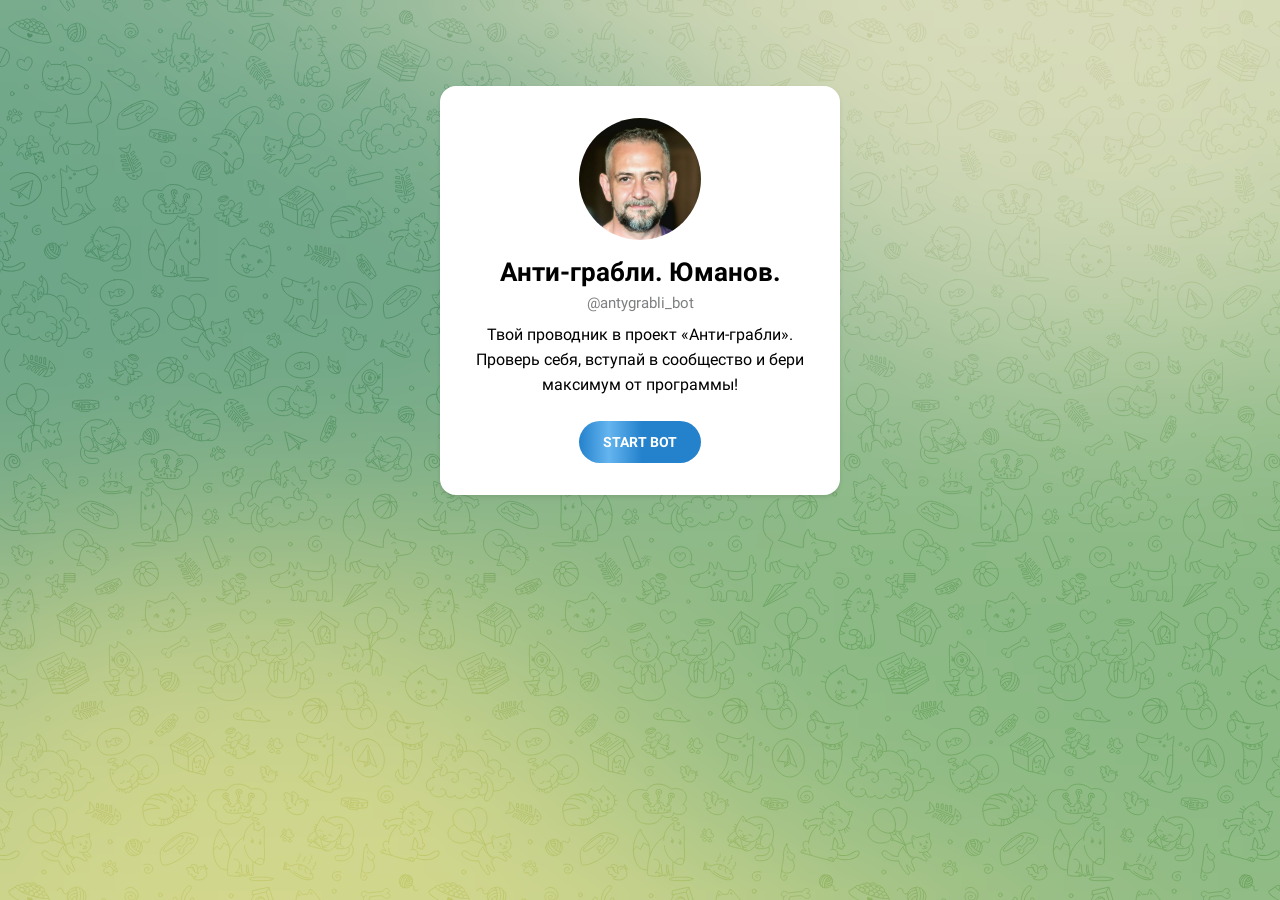
<file: index.html>
<!DOCTYPE html>
<html>
  <head>
    <meta charset="utf-8">
    <title>Анти-грабли. Юманов.</title>
    <meta name="viewport" content="width=device-width, initial-scale=1.0">
<!-- Meta Pixel Code -->
<script>
!function(f,b,e,v,n,t,s)
{if(f.fbq)return;n=f.fbq=function(){n.callMethod?
n.callMethod.apply(n,arguments):n.queue.push(arguments)};
if(!f._fbq)f._fbq=n;n.push=n;n.loaded=!0;n.version='2.0';
n.queue=[];t=b.createElement(e);t.async=!0;
t.src=v;s=b.getElementsByTagName(e)[0];
s.parentNode.insertBefore(t,s)}(window, document,'script',
'https://connect.facebook.net/en_US/fbevents.js');
fbq('init', '1109255735055523');
fbq('track', 'PageView');
</script>
<noscript><img height="1" width="1" style="display:none"
src="https://www.facebook.com/tr?id=1109255735055523&ev=PageView&noscript=1"
/></noscript>
<!-- End Meta Pixel Code -->

    <script>location.hash=''</script>
    <meta property="og:title" content="Анти-грабли. Юманов.">
<meta property="og:image" content="avatar.jpg">
<meta property="og:description" content="Твой проводник в проект «Анти-грабли». Проверь себя, вступай в сообщество и бери максимум от программы&#33;">

<meta property="twitter:title" content="Анти-грабли. Юманов.">
<meta property="twitter:image" content="avatar.jpg">

<meta name="twitter:card" content="summary">
<meta name="twitter:description" content="Твой проводник в проект «Анти-грабли». Проверь себя, вступай в сообщество и бери максимум от программы&#33;
">
    <script>window.matchMedia&&window.matchMedia('(prefers-color-scheme: dark)').matches&&document.documentElement&&document.documentElement.classList&&document.documentElement.classList.add('theme_dark');</script>
    <link rel="icon" type="image/svg+xml" href="img/website_icon.svg">
<link rel="apple-touch-icon" sizes="180x180" href="img/apple-touch-icon.png">
<link rel="icon" type="image/png" sizes="32x32" href="img/favicon-32x32.png">
<link rel="icon" type="image/png" sizes="16x16" href="img/favicon-16x16.png">
<link rel="alternate icon" href="img/favicon.ico" type="image/x-icon" />
    <link href="css/font-roboto.css" rel="stylesheet" type="text/css">
    <!--link href="/css/myriad.css" rel="stylesheet"-->
    <link href="css/bootstrap.min.css" rel="stylesheet">
    <link href="css/styles.css" rel="stylesheet" media="screen">
  </head>
  <body class="no_transition">
      <div class="tgme_background_wrap">
    <canvas id="tgme_background" class="tgme_background default" width="50" height="50" data-colors="dbddbb,6ba587,d5d88d,88b884"></canvas>
    <div class="tgme_background_pattern default"></div>
  </div>
    <div class="tgme_page_wrap">
      <div class="tgme_body_wrap">
        <div class="tgme_page">
          <div class="tgme_page_photo">
  <a href="https://t.me/antygrabli_bot"><img class="tgme_page_photo_image" src="avatar.jpg"></a>
</div>
<div class="tgme_page_title"><span dir="auto">Анти-грабли. Юманов.</span></div>
<div class="tgme_page_extra">
  @antygrabli_bot
</div>

<div class="tgme_page_description ">Твой проводник в проект «Анти-грабли». Проверь себя, вступай в сообщество и бери максимум от программы&#33;</div>
<div class="tgme_page_action">
  <a class="tgme_action_button_new shine" href="https://t.me/antygrabli_bot" rel="noopener">Start Bot</a>
</div>
<!-- BUTTONS -->
        </div>
        
      </div>
    </div>

    <div id="tgme_frame_cont"></div>

    <script src="js/tgwallpaper.min.js"></script>

    <script type="text/javascript">

// Автопереход отключён: страница остаётся открытой,
// пока пользователь сам не нажмёт кнопку «Start Bot».

var tme_bg = document.getElementById('tgme_background');
if (tme_bg) {
  TWallpaper.init(tme_bg);
  TWallpaper.animate(true);
  window.onfocus = function(){ TWallpaper.update(); };
}
document.body.classList.remove('no_transition');

function toggleTheme(dark) {
  document.documentElement.classList.toggle('theme_dark', dark);
}
if (window.matchMedia) {
  var darkMedia = window.matchMedia('(prefers-color-scheme: dark)');
  toggleTheme(darkMedia.matches);
  darkMedia.addListener(function(e) {
    toggleTheme(e.matches);
  });
}

    
    </script>
  </body>
</html>
<!-- 7.54ms -->
</file>
<file: css/font-roboto.css>
/* cyrillic-ext */
@font-face {
  font-family: 'Roboto';
  font-style: normal;
  font-weight: 400;
  font-display: swap;
  src: url('../fonts/Roboto/KFOmCnqEu92Fr1Mu72xKKTU1Kvnz.woff2') format('woff2');
  unicode-range: U+0460-052F, U+1C80-1C88, U+20B4, U+2DE0-2DFF, U+A640-A69F, U+FE2E-FE2F;
}
/* cyrillic */
@font-face {
  font-family: 'Roboto';
  font-style: normal;
  font-weight: 400;
  font-display: swap;
  src: url('../fonts/Roboto/KFOmCnqEu92Fr1Mu5mxKKTU1Kvnz.woff2') format('woff2');
  unicode-range: U+0301, U+0400-045F, U+0490-0491, U+04B0-04B1, U+2116;
}
/* greek-ext */
@font-face {
  font-family: 'Roboto';
  font-style: normal;
  font-weight: 400;
  font-display: swap;
  src: url('../fonts/Roboto/KFOmCnqEu92Fr1Mu7mxKKTU1Kvnz.woff2') format('woff2');
  unicode-range: U+1F00-1FFF;
}
/* greek */
@font-face {
  font-family: 'Roboto';
  font-style: normal;
  font-weight: 400;
  font-display: swap;
  src: url('../fonts/Roboto/KFOmCnqEu92Fr1Mu4WxKKTU1Kvnz.woff2') format('woff2');
  unicode-range: U+0370-03FF;
}
/* vietnamese */
@font-face {
  font-family: 'Roboto';
  font-style: normal;
  font-weight: 400;
  font-display: swap;
  src: url('../fonts/Roboto/KFOmCnqEu92Fr1Mu7WxKKTU1Kvnz.woff2') format('woff2');
  unicode-range: U+0102-0103, U+0110-0111, U+0128-0129, U+0168-0169, U+01A0-01A1, U+01AF-01B0, U+1EA0-1EF9, U+20AB;
}
/* latin-ext */
@font-face {
  font-family: 'Roboto';
  font-style: normal;
  font-weight: 400;
  font-display: swap;
  src: url('../fonts/Roboto/KFOmCnqEu92Fr1Mu7GxKKTU1Kvnz.woff2') format('woff2');
  unicode-range: U+0100-024F, U+0259, U+1E00-1EFF, U+2020, U+20A0-20AB, U+20AD-20CF, U+2113, U+2C60-2C7F, U+A720-A7FF;
}
/* latin */
@font-face {
  font-family: 'Roboto';
  font-style: normal;
  font-weight: 400;
  font-display: swap;
  src: url('../fonts/Roboto/KFOmCnqEu92Fr1Mu4mxKKTU1Kg.woff2') format('woff2');
  unicode-range: U+0000-00FF, U+0131, U+0152-0153, U+02BB-02BC, U+02C6, U+02DA, U+02DC, U+2000-206F, U+2074, U+20AC, U+2122, U+2191, U+2193, U+2212, U+2215, U+FEFF, U+FFFD;
}
/* cyrillic-ext */
@font-face {
  font-family: 'Roboto';
  font-style: normal;
  font-weight: 500;
  font-display: swap;
  src: url('../fonts/Roboto/KFOlCnqEu92Fr1MmEU9fCRc4AMP6lbBP.woff2') format('woff2');
  unicode-range: U+0460-052F, U+1C80-1C88, U+20B4, U+2DE0-2DFF, U+A640-A69F, U+FE2E-FE2F;
}
/* cyrillic */
@font-face {
  font-family: 'Roboto';
  font-style: normal;
  font-weight: 500;
  font-display: swap;
  src: url('../fonts/Roboto/KFOlCnqEu92Fr1MmEU9fABc4AMP6lbBP.woff2') format('woff2');
  unicode-range: U+0301, U+0400-045F, U+0490-0491, U+04B0-04B1, U+2116;
}
/* greek-ext */
@font-face {
  font-family: 'Roboto';
  font-style: normal;
  font-weight: 500;
  font-display: swap;
  src: url('../fonts/Roboto/KFOlCnqEu92Fr1MmEU9fCBc4AMP6lbBP.woff2') format('woff2');
  unicode-range: U+1F00-1FFF;
}
/* greek */
@font-face {
  font-family: 'Roboto';
  font-style: normal;
  font-weight: 500;
  font-display: swap;
  src: url('../fonts/Roboto/KFOlCnqEu92Fr1MmEU9fBxc4AMP6lbBP.woff2') format('woff2');
  unicode-range: U+0370-03FF;
}
/* vietnamese */
@font-face {
  font-family: 'Roboto';
  font-style: normal;
  font-weight: 500;
  font-display: swap;
  src: url('../fonts/Roboto/KFOlCnqEu92Fr1MmEU9fCxc4AMP6lbBP.woff2') format('woff2');
  unicode-range: U+0102-0103, U+0110-0111, U+0128-0129, U+0168-0169, U+01A0-01A1, U+01AF-01B0, U+1EA0-1EF9, U+20AB;
}
/* latin-ext */
@font-face {
  font-family: 'Roboto';
  font-style: normal;
  font-weight: 500;
  font-display: swap;
  src: url('../fonts/Roboto/KFOlCnqEu92Fr1MmEU9fChc4AMP6lbBP.woff2') format('woff2');
  unicode-range: U+0100-024F, U+0259, U+1E00-1EFF, U+2020, U+20A0-20AB, U+20AD-20CF, U+2113, U+2C60-2C7F, U+A720-A7FF;
}
/* latin */
@font-face {
  font-family: 'Roboto';
  font-style: normal;
  font-weight: 500;
  font-display: swap;
  src: url('../fonts/Roboto/KFOlCnqEu92Fr1MmEU9fBBc4AMP6lQ.woff2') format('woff2');
  unicode-range: U+0000-00FF, U+0131, U+0152-0153, U+02BB-02BC, U+02C6, U+02DA, U+02DC, U+2000-206F, U+2074, U+20AC, U+2122, U+2191, U+2193, U+2212, U+2215, U+FEFF, U+FFFD;
}
/* cyrillic-ext */
@font-face {
  font-family: 'Roboto';
  font-style: normal;
  font-weight: 700;
  font-display: swap;
  src: url('../fonts/Roboto/KFOlCnqEu92Fr1MmWUlfCRc4AMP6lbBP.woff2') format('woff2');
  unicode-range: U+0460-052F, U+1C80-1C88, U+20B4, U+2DE0-2DFF, U+A640-A69F, U+FE2E-FE2F;
}
/* cyrillic */
@font-face {
  font-family: 'Roboto';
  font-style: normal;
  font-weight: 700;
  font-display: swap;
  src: url('../fonts/Roboto/KFOlCnqEu92Fr1MmWUlfABc4AMP6lbBP.woff2') format('woff2');
  unicode-range: U+0301, U+0400-045F, U+0490-0491, U+04B0-04B1, U+2116;
}
/* greek-ext */
@font-face {
  font-family: 'Roboto';
  font-style: normal;
  font-weight: 700;
  font-display: swap;
  src: url('../fonts/Roboto/KFOlCnqEu92Fr1MmWUlfCBc4AMP6lbBP.woff2') format('woff2');
  unicode-range: U+1F00-1FFF;
}
/* greek */
@font-face {
  font-family: 'Roboto';
  font-style: normal;
  font-weight: 700;
  font-display: swap;
  src: url('../fonts/Roboto/KFOlCnqEu92Fr1MmWUlfBxc4AMP6lbBP.woff2') format('woff2');
  unicode-range: U+0370-03FF;
}
/* vietnamese */
@font-face {
  font-family: 'Roboto';
  font-style: normal;
  font-weight: 700;
  font-display: swap;
  src: url('../fonts/Roboto/KFOlCnqEu92Fr1MmWUlfCxc4AMP6lbBP.woff2') format('woff2');
  unicode-range: U+0102-0103, U+0110-0111, U+0128-0129, U+0168-0169, U+01A0-01A1, U+01AF-01B0, U+1EA0-1EF9, U+20AB;
}
/* latin-ext */
@font-face {
  font-family: 'Roboto';
  font-style: normal;
  font-weight: 700;
  font-display: swap;
  src: url('../fonts/Roboto/KFOlCnqEu92Fr1MmWUlfChc4AMP6lbBP.woff2') format('woff2');
  unicode-range: U+0100-024F, U+0259, U+1E00-1EFF, U+2020, U+20A0-20AB, U+20AD-20CF, U+2113, U+2C60-2C7F, U+A720-A7FF;
}
/* latin */
@font-face {
  font-family: 'Roboto';
  font-style: normal;
  font-weight: 700;
  font-display: swap;
  src: url('../fonts/Roboto/KFOlCnqEu92Fr1MmWUlfBBc4AMP6lQ.woff2') format('woff2');
  unicode-range: U+0000-00FF, U+0131, U+0152-0153, U+02BB-02BC, U+02C6, U+02DA, U+02DC, U+2000-206F, U+2074, U+20AC, U+2122, U+2191, U+2193, U+2212, U+2215, U+FEFF, U+FFFD;
}
</file>
<file: css/styles.css>
body {
  font: 12px/18px "Lucida Grande", "Lucida Sans Unicode", Arial, Helvetica, Verdana, sans-serif;
  /*-webkit-font-smoothing: antialiased;*/
}
html.native_fonts body {
  font-family: -apple-system, BlinkMacSystemFont, "Segoe UI", Roboto, Helvetica, Arial, sans-serif, "Apple Color Emoji", "Segoe UI Emoji", "Segoe UI Symbol";
}
html.lang_rtl {
  direction: rtl;
}

body,
html.theme_dark body.bg_light {
  --text-color: #000;
  --second-text-color: #7d7f81;
  --accent-btn-color: #2481cc;
  --accent-color-hover: #1a8ad5;
  --body-bg: #fff;
  --box-bg: #fff;
  --box-bg-blured: rgba(255, 255, 255, .84);
  --tme-logo-color: #363b40;
  --tme-desc-color: #808080;
  --tme-table-bg-color: #fff;
  --tme-table-border-color: #e6e6e6;
  --tme-table-head-color: #f7f7f7;
  --tme-table-accent-color: #1482d1;
  --tme-table-accent-bg-color: #e5f1fa;
  --accent-link-color: #2481cc;

  --dl-link-icon: url('data:image/svg+xml,%3Csvg%20height%3D%2214%22%20viewBox%3D%220%200%2014%2014%22%20width%3D%2214%22%20xmlns%3D%22http%3A%2F%2Fwww.w3.org%2F2000%2Fsvg%22%3E%3Cpath%20d%3D%22m4.4%2010.3%203.3-3.5c0%200%200%200%200%200l-3.3-3.5%22%20fill%3D%22none%22%20stroke%3D%22%231482d1%22%20stroke-linecap%3D%22round%22%20stroke-width%3D%221.05%22%2F%3E%3C%2Fsvg%3E');
  --icon-verified: url('data:image/svg+xml,%3Csvg%20fill%3D%22none%22%20height%3D%2226%22%20viewBox%3D%220%200%2026%2026%22%20width%3D%2226%22%20xmlns%3D%22http%3A%2F%2Fwww.w3.org%2F2000%2Fsvg%22%3E%3Cpath%20d%3D%22m6%206h12v12h-12z%22%20fill%3D%22%23fff%22%2F%3E%3Cpath%20clip-rule%3D%22evenodd%22%20d%3D%22m14.38%201.51%201.82%201.82c.37.37.86.57%201.38.57h2.57c1.01%200%201.85.77%201.94%201.76l.01.19v2.57c0%20.52.21%201.01.57%201.38l1.82%201.82c.71.71.76%201.84.13%202.61l-.13.15-1.82%201.82c-.37.37-.57.86-.57%201.38v2.57c0%201.01-.77%201.85-1.76%201.94l-.19.01h-2.57c-.52%200-1.01.21-1.38.57l-1.82%201.82c-.71.71-1.84.76-2.61.13l-.15-.13-1.82-1.82c-.37-.37-.86-.57-1.38-.57h-2.57c-1.01%200-1.85-.77-1.94-1.76l-.01-.19v-2.57c0-.52-.21-1.01-.57-1.38l-1.82-1.82c-.71-.71-.76-1.84-.13-2.61l.13-.15%201.82-1.82c.37-.37.57-.86.57-1.38v-2.57c0-1.08.87-1.95%201.95-1.95h2.57c.52%200%201.01-.21%201.38-.57l1.82-1.82c.76-.76%202-.76%202.76%200zm3.2%208.05c-.43-.34-1.03-.31-1.42.06l-.1.11-4.45%205.56-1.75-1.75-.11-.1c-.42-.32-1.03-.29-1.42.1s-.42.99-.1%201.42l.1.11%202.6%202.6.11.1c.42.32%201.02.29%201.4-.08l.1-.11%205.2-6.5.08-.12c.27-.46.17-1.05-.25-1.4z%22%20fill%3D%22%231c93e3%22%20fill-rule%3D%22evenodd%22%2F%3E%3C%2Fsvg%3E');
}

html.theme_dark body,
html body.bg_dark {
  --text-color: #fff;
  --accent-btn-color: #1c93e3;
  --body-bg: #000;
  --box-bg: #1e1e1e;
  --box-bg-blured: rgba(34, 34, 34, .84);
  --tme-logo-color: #fff;
  --tme-desc-color: #84888C;
  --tme-table-bg-color: #212429;
  --tme-table-border-color: #33373d;
  --tme-table-head-color: #262a2e;
  --tme-table-accent-color: #30aafd;
  --tme-table-accent-bg-color: #23313e;
  --accent-link-color: #3ca1eb;

  --dl-link-icon: url('data:image/svg+xml,%3Csvg%20height%3D%2214%22%20viewBox%3D%220%200%2014%2014%22%20width%3D%2214%22%20xmlns%3D%22http%3A%2F%2Fwww.w3.org%2F2000%2Fsvg%22%3E%3Cpath%20d%3D%22m4.4%2010.3%203.3-3.5c0%200%200%200%200%200l-3.3-3.5%22%20fill%3D%22none%22%20stroke%3D%22%2330aafd%22%20stroke-linecap%3D%22round%22%20stroke-width%3D%221.05%22%2F%3E%3C%2Fsvg%3E');
}
body {
  background: var(--body-bg);
}

.no_transition,
.no_transition * {
  transition: none !important;
}

a,
a:hover {
  color: #0088cc;
}
a:focus {
  text-decoration: none;
}
a:hover {
  text-decoration: underline;
}

.container {
  margin-right: auto;
  margin-left: auto;
  padding-left: 15px;
  padding-right: 15px;
}
@media (min-width: 768px) {
  .container {
    width: 750px;
  }
}
@media (min-width: 992px) {
  .container {
    width: 970px;
  }
}
@media (min-width: 1200px) {
  .container {
    width: 1170px;
  }
}
.container-fluid {
  margin-right: auto;
  margin-left: auto;
  padding-left: 15px;
  padding-right: 15px;
}
.row {
  margin-left: -15px;
  margin-right: -15px;
}

.container:before {
  content: " ";
  display: table;
}
.container:after {
  content: " ";
  display: table;
  clear: both;
}

@media (min-width: 1px) {
  .lang_rtl .navbar-nav,
  .lang_rtl .navbar-nav > li {
    float: right;
  }
  .lang_rtl .navbar-right {
    float: left !important;
  }
}

.llm-hint {
  position: absolute;
  width: 1px;
  height: 1px;
  overflow: hidden;
  clip: rect(0 0 0 0);
  white-space: nowrap;
}

.tl_page_head,
.dev_page_head {
  position: fixed;
  top: 0;
  left: 0;
  right: 0;
  background: #fff;
  margin-bottom: 0;
}
@supports(-webkit-backdrop-filter: blur(0px)) {
  .tl_page_head,
  .dev_page_head {
    background: rgba(255, 255, 255, .84);
    -webkit-backdrop-filter: blur(25px);
  }
}
@supports(backdrop-filter: blur(0px)) {
  .tl_page_head,
  .dev_page_head {
    background: rgba(255, 255, 255, .84);
    backdrop-filter: blur(25px);
  }
}
.navbar-tg .navbar-inner {
  box-shadow: none;
  -webkit-box-shadow: none;
  border-bottom: 1px solid #e8e8e8;
}
.navbar-tg .nav a {
  color: #0088cc;
}
.navbar-tg .nav a:hover,
.navbar-tg .nav .active a {
  color: #0088cc;
}
.navbar-tg .nav > .active > a,
.navbar-tg .nav > .open > a,
.navbar-tg .nav > li > a:hover {
  position: relative;
}
.navbar-tg .nav > li > a:after {
  display: block;
  height: 3px;
  background: #179cde;
  position: absolute;
  border-radius: 2px 2px 0 0;
  content: "";
  left: 4px;
  right: 4px;
  opacity: 0;
  bottom: -1px;
  -webkit-transition: opacity .2s ease-in-out, transform .2s ease-in-out;
  -moz-transition: opacity .2s ease-in-out, transform .2s ease-in-out;
  -ms-transition: opacity .2s ease-in-out, transform .2s ease-in-out;

  transform-origin: bottom;
  transform: scaleX(0.3) scaleY(0);

}
.navbar-tg .nav > .active > a:after,
.navbar-tg .nav > .open > a:after,
.navbar-tg .nav > li > a:hover:after {
  opacity: 1;
  transform: scaleX(1.0) scaleY(1.0);
}
.navbar-tg .nav > li > a,
.navbar-tg .nav > li > a:hover,
.navbar-tg .nav > li > a:focus {
  background-color: transparent;
}

.nav {
  color: #a2a2a2;
  font-size: 15px;
  padding-left: 0;
  padding-right: 0;
}


.caret {
  display: inline-block;
  background: url(../img/dropdown_1x.png) -2px -5px no-repeat;
  border: 0;
  width: 14px;
  height: 6px;
  margin-left: 2px;
  vertical-align: middle;
}


.nav-pills > li > a {
  font-size: 15px;
  padding: 8px 17px;
  border-radius: 0;
}

.nav > li > a:hover,
.nav > li > a:focus {
  background-color: #f0f6fa;
  text-decoration: none;
}

.nav .open > a,
.nav .open > a:hover,
.nav .open > a:focus,
.nav-pills > li.active > a,
.nav-pills > li.active > a:hover,
.nav-pills > li.active > a:focus {
  box-shadow: none;
  background-color: #1e98d4;
  color: #FFF;
  border: 0;
}

.nav .open > a .caret,
.nav .open > a:hover .caret,
.nav .open > a:focus .caret {
  background-position: -2px -15px;
}

.dropdown-menu {
  min-width: 177px;
  padding: 0;
  margin: 7px 0 0 0;
  list-style: none;
  font-size: 13px;
  text-align: left;
  background-color: #fff;
  border-radius: 0;
  border: 1px solid rgba(29,92,123,0.3);
  box-shadow: 0 1px 1px rgba(20,60,83,0.1);
  -webkit-box-shadow: 0 1px 1px rgba(20,60,83,0.1);
}
.dropdown-menu > li > a {
  padding: 8px 18px;
  margin: 0 -1px;
  color: #08c;
}
.dropdown-menu > li > a:first-child {
  margin-top: -1px;
  padding-top: 9px;
}
.dropdown-menu > li > a:last-child {
  margin-bottom: -1px;
  padding-bottom: 9px;
}
.dropdown-menu > li > a:hover,
.dropdown-menu > li > a:focus,
.dropdown-menu > li.active > a {
  text-decoration: none;
  color: #FFF;
  background-color: #1e98d4;
}

#dev_page_content > ul:not(.nav),
#dev_page_content ul.bulleted,
#dev_page_content > ul:not(.nav) ul:not(.nav),
#dev_page_content > ol:not(.nav) ul:not(.nav),
#dev_page_content ul.bulleted ul.bulleted {
  list-style-type: none;
  padding-left: 10px;
}
.is_rtl #dev_page_content > ul:not(.nav),
.is_rtl #dev_page_content ul.bulleted,
.is_rtl #dev_page_content > ul:not(.nav) ul:not(.nav),
.is_rtl #dev_page_content > ol:not(.nav) ul:not(.nav),
.is_rtl #dev_page_content ul.bulleted ul.bulleted {
  padding-right: 10px;
  padding-left: 0;
}
#dev_page_content > ol {
  padding-left: 25px;
}
#dev_page_content > ol > li {
  padding-left: 5px;
}


#dev_page_content > ul:not(.nav) li,
#dev_page_content > ol:not(.nav) ul:not(.nav) li,
#dev_page_content ul.bulleted li {
  background-image: url(../img/bullet.png);
  background-repeat: no-repeat;
  background-position: 0px 8px;
  padding-left: 20px;
}

.is_rtl #dev_page_content > ul:not(.nav) li,
.is_rtl #dev_page_content > ol:not(.nav) ul:not(.nav) li,
.is_rtl #dev_page_content ul.bulleted li {
  background-position: 100% 8px;
  padding-left: 0;
  padding-right: 20px;
}

@media(max-width: 720px) {
  #dev_page_content table.table {
    width: 100%;
    max-width: 100%;
    margin-bottom: 17px;
    display: block;
    overflow: auto;
    margin: 0 -14px;
    margin-bottom: 17px;
    padding: 0 14px;
    box-sizing: content-box;
  }

  #dev_page_content code {
    overflow-wrap: break-word;
  }

  #dev_page_content table.table-bordered {
    border: 0;
  }
  #dev_page_content table.table-bordered thead th {
    border-top: 1px solid #eee;
  }
}

#dev_page_content table.table code {
  overflow-wrap: normal;
}

.breadcrumb > li {
  text-shadow: none;
}
.breadcrumb > li > .divider {
  color: #c1d3e4;
}

pre, code {
  border: 0;
}
pre {
  font-size: 13px;
  color: #546172;
  background: #ecf3f8;
  border-radius: 0;
}
code {
  background: #feeae4;
  color: #c61717;
  padding: 3px 5px;
  border-radius: 0;
}
blockquote {
  border-left-color: #179cde;
}
blockquote p {
  font-size: 14px;
  font-weight: normal;
  line-height: 20px;
  margin-bottom: 10px;
}
ul ul, ol ul, ul ol, ol ol {
  margin-bottom: 8.5px;
}
.table td, .table th {
  border-top-color: #eee;
}
h1, h2, h3, h4, h5, h6 {
  font-weight: bold;
  margin: 20px 0 10px 0;
  position: relative;
}
h1 {
  font-size: 20px;
  margin-top: 32px;
  margin-bottom: 12px;
}
h2 {
  font-size: 20px;
  margin-top: 32px;
  margin-bottom: 12px;
}
h3 {
  font-size: 20px;
  margin-top: 32px;
  margin-bottom: 10px;
}
h4 {
  font-size: 16px;
  margin-top: 29px;
  margin-bottom: 7px;
}
h5 {
  font-size: 16px;
  margin-top: 29px;
  margin-bottom: 7px;
}

mark {
  padding: .2em .4em;
}

a.btn,
button.btn {
  border-radius: 0;
}

.form-control {
  border-radius: 0;
  box-shadow: none;
}


a.anchor {
  text-decoration: none;
  line-height: 1;
  margin-left: -22px;

  cursor: default;
  display: block;
  position: absolute;
  top: 0;
  left: 0;
  bottom: 0;

  border-top: 60px solid transparent;
  margin-top: -60px;
  -webkit-background-clip:padding-box;
  -moz-background-clip:padding;
  background-clip:padding-box;
  outline: 0;
}
.is_rtl a.anchor {
  margin-right: -22px;
  margin-left: 0;
}

a.anchor i.anchor-icon {
  display: inline-block;
  width: 18px;
  height: 20px;
  margin-top: 2px;
  line-height: 14px;
  vertical-align: text-top;
  background: url(../img/link-icon.png) 0 0 no-repeat;
  background-size: 17px 18px;
  opacity: 0;

  cursor: pointer;
  padding: 0;
  position: relative;
  z-index: 10;

  -webkit-transition: opacity .15s ease-in-out;
  -moz-transition: opacity .15s ease-in-out;
  -ms-transition: opacity .15s ease-in-out;
  -o-transition: opacity .15s ease-in-out;
  transition: opacity .15s ease-in-out;
}

h1 a.anchor i.anchor-icon {margin-top: 2px;}
h2 a.anchor i.anchor-icon {margin-top: 2px;}
h3 a.anchor i.anchor-icon {margin-top: 2px;}
h4 a.anchor i.anchor-icon {margin-top: 0px;}


h1:hover a.anchor i.anchor-icon,
h2:hover a.anchor i.anchor-icon,
h3:hover a.anchor i.anchor-icon,
h4:hover a.anchor i.anchor-icon,
h5:hover a.anchor i.anchor-icon,
h6:hover a.anchor i.anchor-icon {
  opacity: 0.6;
}
i.anchor-icon:hover {
  opacity: 1 !important;
}

.breadcrumb {
  background-color: #ecf3fa;
}
.breadcrumb {
  white-space: nowrap;
  text-overflow: ellipsis;
  overflow: hidden;
}
.breadcrumb li {
  display: inline-block;
  float: none;
  white-space: nowrap;
  text-overflow: ellipsis;
}
.breadcrumb > li + li:before {
  padding: 0;
  content: "";
}
.icon-breadcrumb-divider {
  display: inline-block;
  background: url(../img/breadcrumb_divider_1x.png) 0 50% no-repeat;
  width: 5px;
  height: 18px;
  line-height: 18px;
  margin: 0 8px;
  vertical-align: top;
}

.slightly-pull-right {
  float: right;
}
.slightly-pull-left {
  float: left;
}


.back_to_top_wrap {
  display: block;
  pointer-events: none;
  cursor: default;
  position: fixed;
  left: 0;
  top: 50px;
  bottom: 0;
  outline: none;
  box-shadow: none;
  opacity: 0;
  /*display: none;*/
  transition: opacity ease-in-out 0.2s;
  -webkit-transition: opacity ease-in-out 0.2s;
  direction: ltr;
}
.back_to_top_wrap.is_rtl {
  left: auto;
  right: 0;
  direction: rtl;
}
.back_to_top_wrap.back_to_top_shown {
  cursor: pointer;
  pointer-events: all;
  /*display: block;*/
  opacity: 1;
}
.back_to_top_wrap:hover {
  text-decoration: none;
}
.back_to_top {
  font-size: 15px;
  width: 120px;
  text-align: center;
  padding: 18px 15px 18px 7px;
  transition: background ease-in-out 0.2s;
  -webkit-transition: background ease-in-out 0.2s;
}
.back_to_top_wrap:hover .back_to_top {
  background: #ecf3f8;
  background: rgba(174, 198, 215, 0.2);
}
.icon-to-top {
  display: inline-block;
  background: url(../img/back_to_top_1x.png) 0 50% no-repeat;
  width: 16px;
  height: 7px;
  margin-right: 12px;
  margin-top: 7px;
  vertical-align: text-top;
}
.back_to_top_wrap.is_rtl .icon-to-top {
  margin-left: 12px;
  margin-right: 0;
}


.navbar-tg .navbar-twitter a {
  padding-top: 15.5px;
  padding-bottom: 15.5px;
}

.tl_page_container,
.dev_page {
  margin-top: 50px;
}
.tl_main_page_container {
  padding: 0;
}

.tl_main_wrap {
  margin-top: 17px;
}
.tl_main_wrap h3 {
  color: #222222;
  font-size: 23px;
  font-weight: 500;
}
.tl_main_award {
  width: 100px;
  height: 100px;
  display: block;
  background: url(../img/SiteAward.gif) 0 0 no-repeat;
  margin: 2px;
}
.tl_main_card_animated {
  width: 160px;
  margin: 0 auto;
}
.tl_main_card_animated div {
  padding-top: 100%;
}

.no_access_wrap {
  color: #999;
  padding: 100px 40px;
  text-align: center;
  font-size: 18px;
}

.side_blog_wrap {
  background: #ecf3fa;
  padding: 15px 20px 20px;
  font-size: 12px;
  width: 200px;
}
.tl_blog_side_blog .side_blog_wrap {
  width: 180px;
}
.side_blog_header {
  display: block;
  color: #0088cc;
  font-weight: bold;
  font-size: 16px;
  margin-bottom: 15px;
}
a.side_blog_entry {
  display: block;
  margin-top: 10px;
}
a.side_blog_entry:hover {
  text-decoration: none;
}
.side_blog_date {
  color: #000;
  font-weight: bold;
}
.side_blog_title {
  color: #0088cc;
}
a.side_blog_entry:hover .side_blog_title {
  text-decoration: underline;
}
.side_tour_entry .side_blog_title {
  font-size: 14px;
}

.tl_main_bottom_blog,
.tl_blog_bottom_blog {
  display: none;
}
.tl_main_side_blog {
  position: relative;
}
.tl_main_side_blog .side_blog_wrap {
  position: absolute;
  margin-top: 20px;
  width: 260px;
  right: 77px;
}
.lang_rtl .tl_main_side_blog .side_blog_wrap {
  left: 77px;
  right: auto;
}
.tl_main_bottom_blog {
  margin: 0px 15px 20px;
}
.side_blog_wrap {
  background: none;
  padding: 5px 17px 5px 0;
  margin: 0 0 17px 26px;
  display: flex;
  flex-wrap: nowrap;
  flex-direction: row;
  justify-content: start;
  align-items: stretch;
  align-content: start
}
.tl_blog_bottom_blog .side_blog_wrap {
  margin: 0 0 0 10px;
}
.tl_blog_side_blog {
  position: relative;
}
.tl_blog_side_blog .side_blog_wrap {
  position: absolute;
  margin-top: 50px;
  right: -200px;
}
.lang_rtl .tl_blog_side_blog .side_blog_wrap {
  left: -200px;
  right: auto;
}
.side_blog_wrap:before {
  content: ' ';
  display: block;
  width: 5px;
  background: #179cde;
  border-radius: 5px;
  overflow: hidden;
  flex: 0 0 auto;
  margin: 0 17px 0 0;
}
.lang_rtl .side_blog_wrap:before {
  margin: 0 0 0 17px;
}



.tl_main_logo_wrap {
  max-width: 400px;
  margin: 0 auto;
  padding: 20px 0 20px;
}
a.tl_main_logo {
  display: block;
  line-height: 0;
  text-decoration: none !important;
}
svg.tl_main_logo,
image.tl_main_logo,
img.tl_main_logo {
  display: block;
  width: 128px;
  height: 128px;
  margin: 0 auto;
}
div.tl_main_logo {
  display: block;
  width: 144px;
  height: 144px;
  margin: -8px auto;
  animation: 500ms steps(30) both;
  background-repeat: no-repeat;
  background-size: cover;
}
div.tl_main_logo.play {
  animation-name: t-logo-play;
}
@-webkit-keyframes t-logo-play {
  from { background-position: 0% 0%; }
  to   { background-position: 100% 0%; }
}
@keyframes t-logo-play {
  from { background-position: 0% 0%; }
  to   { background-position: 100% 0%; }
}

.tl_main_logo_title,
.tl_main_logo_title:hover {
  font-size: 34px;
  color: #222222;
  text-align: center;
  margin-top: 18px;
  margin-bottom: 6px;
  font-weight: normal;
  letter-spacing: -2px;
}
.tl_main_logo_title_image {
  display: block;
  width: 144px;
  height: 36px;
  margin: 18px auto 6px;
}
.tl_main_logo_lead {
  font-size: 20px;
  line-height: 148%;
  max-width: 285px;
  margin: 0 auto;
  color: #8c8c8c;
  text-align: center;
  padding: 1px 0 10px;

  font-family: "HelveticaNeue-Light", "Helvetica Neue Light", "Helvetica Light", Helvetica, Arial , Verdana, sans-serif;
  font-weight: 300;
}


.tl_main_head_download {
  margin: 6px auto 35px;
  max-width: 798px;
  text-align: center;
}
.tl_main_download_btn {
  display: inline-block;
  color: #FFF;
  font-size: 16px;
  background: #a19481;
  border-radius: 4px;
  padding: 10px 15px;
  line-height: 35px;
  overflow: hidden;
  width: 220px;
  margin: 5px 8px;
  text-align: center;
}
.tl_main_download_btn:hover {
  background-color: #a99d8b;
  color: #FFF;
  text-decoration: none;
}
.tl_main_download_btn:active {
  background-color: #998e7e;
}

.tl_main_download_mobile {
  text-align: center;
  max-width: 1028px;
  margin: 0 auto;
}
.tl_main_download_link {
  text-align: center;
  display: inline-block;
  height: 300px;
  padding-top: 262px;
  padding-bottom: 20px;
  margin: 40px 0;
  font-size: 15px;
  max-width: 100%;
  position: relative;
}
a.tl_main_download_link:hover {
  text-decoration: none;
}
a.tl_main_download_link:after {
  display: block;
  height: 3px;
  background: #179cde;
  position: absolute;
  border-radius: 2px;
  content: "";
  left: 4px;
  right: 4px;
  opacity: 0;
  bottom: -1px;
  -webkit-transition: opacity .2s ease-in-out, transform .2s ease-in-out;
  -moz-transition: opacity .2s ease-in-out, transform .2s ease-in-out;
  -ms-transition: opacity .2s ease-in-out, transform .2s ease-in-out;

  transform-origin: bottom;
  transform: scaleX(0.3) scaleY(0);
}
a.tl_main_download_link:hover:after {
  opacity: 1;
  transform: scaleX(1.0) scaleY(1.0);
}

.tl_main_download_link_android {
  width: 28.210116857923%;
  min-width: 245px;
}
.tl_main_download_link_ios {
  width: 42.9961%;
  min-width: 350px;
}
.tl_main_download_link_tdesktop {
  display: none;
  min-width: 320px;
  background: url('../img/SiteTDesktop.webp') 50% 0 no-repeat;
}

.tl_main_download_image__ios,
.tl_main_download_image__android {
  display: block;
  position: absolute;
  top: 50%;
  left: 50%;
  transform-origin: 50% 50%;
  opacity: 1.0;
  pointer-events: none;
  -webkit-transition: opacity .1s ease-in-out;
  -moz-transition: opacity .1s ease-in-out;
  -ms-transition: opacity .1s ease-in-out;
  padding: 0;
  border: 0;
}
.tl_main_download_image__ios {
  margin: -150px 0 0 -152px;
  width: 304px;
  height: 240px;
  background: url('../img/SiteiOS.webp') 50% 0 no-repeat;
}
.tl_main_download_image__android {
  margin: -150px 0 0 -152px;
  width: 304px;
  height: 240px;
  background: url('../img/SiteAndroid.webp') 50% 0 no-repeat;
}

.tl_main_video_player {
  display: block;
  position: absolute;
  top: 50%;
  left: 50%;
  transform-origin: 50% 50%;
  opacity: 0;
  pointer-events: none;
  -webkit-transition: opacity .1s ease-in-out;
  -moz-transition: opacity .1s ease-in-out;
  -ms-transition: opacity .1s ease-in-out;
  padding: 0;
  border: 0;
}
.tl_main_video_player.video__init_retina {
  display: none;
}
.tl_main_video_player__android {
  margin: -150px 0 0 -96px;
  width: 192px;
  height: 240px;
}
.tl_main_video_player__ios {
  margin: -150px 0 0 -152px;
  width: 304px;
  height: 240px;
}
.video_play .tl_main_video_player {
  opacity: 1;
}




.tl_main_download_more_btn {
  margin-bottom: 0;
  font-weight: normal;
  text-align: center;
  vertical-align: middle;
  cursor: pointer;
  background-image: none;
  border: 0;
  white-space: nowrap;
  padding: 10px 16px;
  font-size: 15px;
  line-height: 1.33;
  -webkit-user-select: none;
  -moz-user-select: none;
  -ms-user-select: none;
  user-select: none;
  color: #ffffff;
  background-color: #318fd3;
  margin-top: 5px;
  display: none;
  border-radius: 3px;
}
.tl_main_download_more_btn:hover {
  color: #FFF;
}
.icon-arrow-more {
  display: inline-block;
  vertical-align: baseline;
  width: 6px;
  height: 11px;
  background: url(../img/tl_arrow.png) 0 0 no-repeat;
  margin-left: 10px;
}

.tl_main_download_desktop_header {
  text-align: center;
}
.tl_main_download_desktop_wrap1 {
  height: 291px;
  overflow: hidden;
}
.tl_main_download_desktop_wrap {
  position: absolute;
  left: 0;
  right: 0;
}
.tl_main_download_desktop {
  position: absolute;
  left: 0;
  right: 0;
  min-width: 804px;
  background: url(../img/SiteDesktop.webp) 50% 19px no-repeat;
  /*overflow: hidden;*/
}



.tl_main_download_desktop_links {
  width: 595px;
  margin: 0 auto;
}
.tl_main_download_desktop_link {
  text-align: center;
  display: inline-block;
  padding: 270px 0 20px;
  font-size: 15px;
  vertical-align: top;
  -webkit-transition: box-shadow .2s ease-in-out;
  -moz-transition: box-shadow .2s ease-in-out;
  -ms-transition: box-shadow .2s ease-in-out;
  position: relative;
  float: left;
}
.tl_main_download_desktop_link:hover {
  text-decoration: none;
}
a.tl_main_download_desktop_link:hover {
  text-decoration: none;
}
a.tl_main_download_desktop_link:after {
  display: block;
  height: 3px;
  background: #179cde;
  position: absolute;
  border-radius: 2px;
  content: "";
  left: 4px;
  right: 4px;
  opacity: 0;
  bottom: -1px;
  -webkit-transition: opacity .2s ease-in-out, transform .2s ease-in-out;
  -moz-transition: opacity .2s ease-in-out, transform .2s ease-in-out;
  -ms-transition: opacity .2s ease-in-out, transform .2s ease-in-out;

  transform-origin: bottom;
  transform: scaleX(0.3) scaleY(0);
}
a.tl_main_download_desktop_link:hover:after {
  opacity: 1;
  transform: scaleX(1.0) scaleY(1.0);
}
.tl_main_download_link_td {
  width: 52%;
  padding-left: 20px;
  padding-right: 20px;
}
.tl_main_download_link_osx {
  width: 48%;
}
.tl_main_body {
  margin-top: 40px;
  padding-top: 5px;
}
.tl_main_body_header {
  text-align: center;
  margin-top: 0;
  padding-top: 20px;
}

.icon-android,
.icon-ios {
  display: inline-block;
  vertical-align: text-top;
  width: 25px;
  height: 27px;
  background: 0 0 no-repeat;
  margin-right: 10px;
  margin-top: -6px;
}
.lang_rtl .icon-android,
.lang_rtl .icon-ios {
  margin-right: 0;
  margin-left: 10px;
}

.icon-ios {
  background-image: url(../img/SiteIconApple.svg);
}
.icon-android {
  background-image: url(../img/SiteIconAndroid.svg);
}

.icon {
  display: inline-block;
}
.icon-twitter {
  width: 21px;
  height: 17px;
  vertical-align: text-top;
  background: url(../img/twitter.png) 0 0 no-repeat;
  opacity: 0.9;
}
a:hover .icon-twitter {
  opacity: 0.99;
}

.app-icon {
  display: inline-block;
  width: 30px;
  height: 30px;
  line-height: 30px;
  margin-right: 7px;
  vertical-align: -9px;
  background: no-repeat left;
  background-size: cover;
}
.is_rtl .app-icon {
  margin-right: 0;
  margin-left: 7px;
}
.app-icon-android {
  background-image: url(../img/app_icon_android.svg);
}
.app-icon-ios {
  background-image: url(../img/app_icon_ios.svg);
}
.app-icon-macos {
  background-image: url(../img/app_icon_macos.svg);
}
.app-icon-desktop {
  background-image: url(../img/app_icon_desktop.svg);
}
.app-icon-webk {
  background-image: url(../img/app_icon_webk.svg);
}
.app-icon-webz {
  background-image: url(../img/app_icon_webz.svg);
}
.app-icon-weba {
  background-image: url(../img/app_icon_weba.svg);
}


.tl_main_cards {
  max-width: 950px;
  margin: 18px auto 0;
  padding: 0;
  display: flex;
  flex-wrap: wrap;
  justify-content: center;
}
.tl_main_card_cell {
  position: relative;
  min-height: 1px;
  padding-left: 15px;
  padding-right: 15px;
  flex: 0 1 auto;
  width: 100%;
}
@media (min-width: 768px) {
  .tl_main_card_cell {
    width: 50%;
  }
}
@media (min-width: 992px) {
  .tl_main_card_cell {
    width: 33.33333%;
  }
}

.tl_main_card_wrap {
  max-width: 260px;
  margin: 0 auto;
  padding: 20px 0 9px;
}
.tl_main_card {
  background: url(../img/tl_card_fast.gif) 0 0 no-repeat;
  background-size: 160px 160px;
  width: 160px;
  height: 160px;
  margin: 0 auto;
}

.tl_main_card_fast {
  background-image: url(../img/tl_card_fast.gif);
}
.tl_main_card_powerful {
  background-image: url(../img/tl_card_powerful.gif);
}
.tl_main_card_free {
  background-image: url(../img/tl_card_free.gif);
}
.tl_main_card_secure {
  background-image: url(../img/tl_card_secure.gif);
}
.tl_main_card_cloud {
  background-image: url(../img/tl_card_cloud.gif);
}
.tl_main_card_private {
  background-image: url(../img/tl_card_private.gif);
}
.tl_main_card_decentralized {
  background-image: url(../img/tl_card_decentralized.gif);
}
.tl_main_card_open {
  background-image: url(../img/tl_card_open.gif);
}
.tl_main_card_wecandoit {
  background-image: url(../img/tl_card_wecandoit.gif);
}

.tl_main_card_connect {
  background-image: url(../img/tl_card_connect.gif);
}
.tl_main_card_coordinate {
  background-image: url(../img/tl_card_coordinate.gif);
}
.tl_main_card_synchronize {
  background-image: url(../img/tl_card_synchronize.gif);
}
.tl_main_card_build {
  background-image: url(../img/tl_card_build.gif);
}
.tl_main_card_encrypt {
  background-image: url(../img/tl_card_encrypt.gif);
}
.tl_main_card_send {
  background-image: url(../img/tl_card_send.gif);
}
.tl_main_card_process {
  background-image: url(../img/tl_card_process.gif);
}
.tl_main_card_destruct {
  background-image: url(../img/tl_card_destruct.gif);
}
.tl_main_card_store {
  background-image: url(../img/tl_card_store.gif);
}

h3.tl_main_card_header {
  color: #a19679;
  text-align: center;
  margin: 15px 0 6px;
  font-size: 26px;
  font-weight: normal;
  letter-spacing: -1px;
}
.tl_main_cards_animated_wrap h3.tl_main_body_header {
  padding: 0 10px;
}
.tl_main_cards_animated_wrap h3.tl_main_card_header {
  color: #0088cc;
}
.tl_main_cards_animated_wrap {
  padding-bottom: 20px;
}

.tl_main_card_lead {
  font-size: 15px;
  line-height: 158%;
  text-align: center;
}

.tl_main_share {
  margin: 24px auto 40px;
  /*padding-bottom: 30px;*/
  max-width: 330px;
  text-align: center;
}
.lang_rtl .tl_main_share {
  max-width: none;
}
.tl_main_noshare {
  height: 50px;
}
.tl_main_twitter_widget_wrap {
  /*float: left;*/
  display: inline-block;
}
.tl_main_facebook_widget_wrap {
  /*float: left;*/
  margin-right: 20px;
  display: inline-block;
}
.fb_iframe_widget span {
  vertical-align: baseline !important;
}

.tl_blog_comments_widget {
  margin: 0 -8px 40px;
}
.tl_blog_comments_widget iframe {
  max-width: 100%;
}

.tl_main_gplus_widget_wrap {
  /*float: left;*/
  display: inline-block;
}

.tl_twitter_share_btn {
  display: inline-block;
  border-radius: 16px;
  background-color: #54a9eb;
  cursor: pointer;
  margin-right: 15px;
  padding: 7px 17px;
  color:#FFF;
  font-weight: bold;
}
.lang_rtl .tl_twitter_share_btn {
  margin-right: 0;
  margin-left: 15px;
}
.tl_twitter_share_btn:hover,
.tl_twitter_share_btn:active,
.tl_twitter_share_btn:focus {
  text-decoration: none;
  color: #FFF;
  outline: none;
}
.tl_twitter_share_cnt {
  display: none;
  color: #c4e3fb;
}

.tl_blog_list_page_wrap {
  max-width: 800px;
  margin: 0 auto;
}
.tl_blog_list_page_wrap.tl_main_recent_news_wrap {
  margin-top: 22px;
  margin-bottom: 20px;
}
.tl_main_recent_news_header {
  font-size: 16px;
  font-weight: bold;
  text-align: center;
  margin-top: 42px;
}
.tlb_other_news_wrap .tl_main_recent_news_header {
  margin-top: 22px;
  font-size: 18px;
}
.tl_main_wrap .tl_main_recent_news_header {
  margin-top: 66px;
}
.tl_main_download_mobile + .tl_main_recent_news_wrap .tl_main_recent_news_header,
.tl_main_download_mobile + .tl_main_recent_news_wrap {
  margin-top: 12px;
}
.dev_blog_card_link_wrap:nth-child(odd) {
  clear: left;
}
.dev_blog_card_link_wrap {
  display: block;
  max-width: 50%;
  float: left;
  padding: 15px 10px;
}
@media (max-width: 640px) {
  .dev_blog_card_link_wrap {
    max-width: 100%;
  }
}
@media (min-width: 801px) {
  .tl_main_recent_news_cards {
    margin: 0 -15px;
  }
}
.tlb_blog_page .dev_blog_card_link_wrap {
  padding: 15px 0;
}
a.dev_blog_card_link_wrap:hover,
a.dev_blog_card_link_wrap:active,
a.dev_blog_card_link_wrap:focus {
  text-decoration: none;
}
.dev_blog_card_image {
  display: block;
  width: calc(100% - 30px);
  height: auto;
  aspect-ratio: 3 / 2;
  object-fit: contain;
  margin: 0 auto;
  -webkit-transition: opacity .2s ease-in-out;
  -moz-transition: opacity .2s ease-in-out;
  -ms-transition: opacity .2s ease-in-out;
  opacity: 1;
}
a:hover .dev_blog_card_image {
  opacity: 0.9;
}
.dev_blog_card_title {
  margin: 12px 0 2px;
  padding: 0 15px;
  font-size: 16px;
  line-height: 160%;
}
a.dev_blog_card_link_wrap:hover .dev_blog_card_title {
  text-decoration: underline;
}
.dev_blog_card_lead {
  color: #333;
  font-size: 14px;
  line-height: 160%;
  padding: 0 15px;
}
.dev_blog_card_date {
  margin-top: 4px;
  font-size: 14px;
  color: #888;
  padding: 0 15px;
}
.tlb_blog_page .dev_blog_card_title,
.tlb_blog_page .dev_blog_card_lead,
.tlb_blog_page .dev_blog_card_date {
  padding: 0 5px;
}
.pager_wrap {
  margin-top: 40px;
  clear: both;
}


.footer_wrap {
  border-top: 1px solid #e8e8e8;
  max-width: 925px;
  margin: 10px auto 0;
  padding: 28px 0 34px;
}
.footer_columns_wrap {
  display: -ms-flexbox;
  display: -webkit-flex;
  display: flex;
  -webkit-flex-direction: row;
  -ms-flex-direction: row;
  flex-direction: row;
  -webkit-flex-wrap: nowrap;
  -ms-flex-wrap: nowrap;
  flex-wrap: nowrap;
  -webkit-justify-content: space-between;
  -ms-flex-pack: justify;
  justify-content: space-between;
  -webkit-align-content: stretch;
  -ms-flex-line-pack: stretch;
  align-content: stretch;
  -webkit-align-items: stretch;
  -ms-flex-align: stretch;
  align-items: stretch;

  margin: 0 auto;
  max-width: 800px;
  padding-left: 0;
}
.footer_mobile {
  display: none;
}
.footer_column {
  flex: 0 1 auto;
  align-self: auto;
}
.footer_column_telegram {
  flex: 0 1 210px;
}
.footer_column:last-child {
  padding-right: 0;
}
.footer_column:first-child {
  padding-left: 0;
}
.footer_column h5 {
  font-size: 14px;
  margin-top: 0;
  margin-bottom: 9px;
}
.footer_column h5 a {
  color: inherit;
}
.footer_column ul,
.footer_column ul li {
  list-style: none;
  margin: 0;
  padding: 0;
}
.footer_column ul li {
  font-size: 14px;
  line-height: 23px;
}
.footer_privacy_description {
  padding-top: 3px;
  font-size: 13px;
  line-height: 160%;
}
.footer_privacy_description p {
  margin-bottom: 6px;
}
.footer_telegram_description {
  font-size: 13px;
}



.tl_mission_wrap #dev_page_content,
.tl_mission_wrap #dev_page_content p  {
  font-family: "HelveticaNeue-Light", "Helvetica Neue Light", "Helvetica Light", Helvetica, Arial , Verdana, sans-serif;
  font-weight: 300;
  line-height: 160%;
  font-size: 16px;
}



/* Team */
#dev_page_content.tl_team_wrap,
#dev_page_content.tl_team_wrap p {
  line-height: 1.6;
}
.tl_team_lead {
  margin-bottom: 30px;
}
.tl_team_member {
  min-height: 120px;
  position: relative;
  margin-bottom: 30px;
}
.tl_team_member_photo_wrap {
  position: absolute;
  // float: left;
  // margin-right: 25px;
}
.tl_team_member_photo {
  width: 120px;
  height: 120px;
  display: block;
  background: url('../img/team-sprite.png') 0 0 no-repeat;
  background-size: 120px 1810px;
}

.tl_team_member_pavel .tl_team_member_photo {
  background-position: 0 0;
}
.tl_team_member_nikolay .tl_team_member_photo {
  background-position: 0 -130px;
}
.tl_team_member_aliaksei .tl_team_member_photo {
  background-position: 0 -260px;
}
.tl_team_member_vitalik .tl_team_member_photo {
  background-position: 0 -390px;
}
.tl_team_member_arseny .tl_team_member_photo {
  background-position: 0 -520px;
}
.tl_team_member_igor .tl_team_member_photo {
  background-position: 0 -650px;
}
.tl_team_member_drklo .tl_team_member_photo {
  background-position: 0 -780px;
}
.tl_team_member_peter .tl_team_member_photo {
  background-position: 0 -910px;
}
.tl_team_member_john .tl_team_member_photo {
  background-position: 0 -1040px;
}
.tl_team_member_kolar .tl_team_member_photo {
  background-position: 0 -1170px;
}
.tl_team_member_ilya .tl_team_member_photo {
  background-position: 0 -1300px;
}
.tl_team_member_igor1 .tl_team_member_photo {
  background-position: 0 -1690px;
}
.tl_team_member_mike .tl_team_member_photo {
  background-position: 0 -1560px;
}
.tl_team_member_grisha .tl_team_member_photo {
  background-position: 0 -1430px;
}


.tl_team_member_name {
  margin-left: 146px;
}
.tl_team_member_body {
  margin-left: 146px;
}

.tl_team_member_name {
  margin-top: 5px;
  font-size: 17px;
}
.tl_team_member_awards {
  margin-top: 20px;
  margin-bottom: 18px;
  color: #0088cc;
  font-size: 15px;
}
.tl_team_member_experience,
.tl_team_member_awards_list {
  line-height: 1.8;
}
.tl_team_member_description {
  margin-top: 20px;
}



/* Core / dev */

.dev_page {
  background: #FFF;
  min-height: 500px;
}
#dev_page_content_wrap {
  padding: 20px 0;
  max-width: 800px;
  margin: 0 auto;
  direction: ltr;
}
#dev_page_content_wrap.is_rtl {
  direction: rtl;
}
#dev_page_content,
#dev_page_content p {
  font-size: 14px;
  line-height: 1.5;
}
#dev_page_content img.icon {
  vertical-align: top;
  width: auto;
  height: 20px;
}
#dev_page_content img.emoji {
  width: 1.285em !important;
  height: auto !important;
  margin: 0 !important;
  padding: 0 !important;
  vertical-align: text-bottom;
}
#dev_page_content img.icon,
#dev_page_content img.emoji {
  -webkit-user-drag: none;
  user-drag: none;
  cursor: text;
}
.dev_page_bread_crumbs .breadcrumb {
  margin-bottom: 10px;
  border-radius: 0;
}
#dev_page_title {
  position: static;
}

.dev_page_head .dev_page_head_logo {
  margin-left: 0;
}
#dev_page_content_wrap blockquote {
  padding: 5px 17px;
}
#dev_page_content_wrap pre {
  overflow-x: auto;
  border-radius: 0;
}

#dev_page_content_wrap pre::-webkit-scrollbar {
  visibility: visible;
  display: block;
  height: 15px;
}
#dev_page_content_wrap pre::-webkit-scrollbar-track:horizontal {
  background: rgba(93, 144, 177, 0.2);
  border-radius: 0;
  height: 15px;
}
#dev_page_content_wrap pre::-webkit-scrollbar-thumb:horizontal {
  background: rgba(93, 144, 177, 0.4);
  border-radius: 0;
  height: 15px;
}

#dev_page_content_wrap .richcode {
  display: block;
  padding: 9.5px;
  margin: 0 0 10px;
  font-size: 13px;
  line-height: 20px;
  -webkit-border-radius: 4px;
  -moz-border-radius: 4px;
  border-radius: 4px;

  color: #546172;
  background: #ecf3f8;

  font-family: Monaco,Menlo,Consolas,"Courier New",monospace;
}
#dev_page_content_wrap .richcode code {
  background: #FFF;
}
.richcode p:last-child {
  margin-bottom: 0;
}

#dev_page_content_wrap pre code {
  overflow-wrap: normal;
  white-space: pre;
}
#dev_page_content_wrap a.current_page_link {
  color: #468847;
  text-decoration: underline;
}

#dev_page_content_wrap a.nonexisting_page_link {
  color: #FF0000;
  text-decoration: underline;
}

.dev_side_image {
  max-width: 200px;
  float: right;
  padding: 0 0 0 20px;
}
.dev_side_image img {
  max-width: 180px;
}
.dev_side_image picture {
  max-width: 180px;
}


#dev_page_content_wrap pre.page_scheme {
  margin: 20px 0 30px;
}
.dev_page_edit_form {
  border-top: 1px solid #DDD;
  padding-top: 50px;
  max-width: 800px;
  margin: 30px auto 0;
  direction: ltr;
}
.dev_page_edit_form .CodeMirror {
  font-size: 14px;
  line-height: 20px;
  font-family: Monaco, Menlo, Consolas, "Courier New", monospace;
  border: 1px solid #eee;
  height: auto;
  position: relative;

  margin-bottom: 9px;
  border: 1px solid #ccc;
  -webkit-border-radius: 3px;
  -moz-border-radius: 3px;
  border-radius: 3px;
  -webkit-box-shadow: inset 0 1px 1px rgba(0, 0, 0, 0.075);
  -moz-box-shadow: inset 0 1px 1px rgba(0, 0, 0, 0.075);
  box-shadow: inset 0 1px 1px rgba(0, 0, 0, 0.075);
  -webkit-transition: border linear 0.2s, box-shadow linear 0.2s;
  -moz-transition: border linear 0.2s, box-shadow linear 0.2s;
  -ms-transition: border linear 0.2s, box-shadow linear 0.2s;
  -o-transition: border linear 0.2s, box-shadow linear 0.2s;
  transition: border linear 0.2s, box-shadow linear 0.2s;
}
.dev_page_edit_form .cm-s-default.CodeMirror {
  color: #555555;
}

.dev_page_edit_form .CodeMirror-focused {
 border-color: rgba(82, 168, 236, 0.8);
 outline: 0;
 outline: thin dotted \9;

 -webkit-box-shadow: inset 0 1px 1px rgba(0, 0, 0, 0.075), 0 0 8px rgba(82, 168, 236, 0.6);
    -moz-box-shadow: inset 0 1px 1px rgba(0, 0, 0, 0.075), 0 0 8px rgba(82, 168, 236, 0.6);
         box-shadow: inset 0 1px 1px rgba(0, 0, 0, 0.075), 0 0 8px rgba(82, 168, 236, 0.6);
}

.dev_page_edit_form .CodeMirror-scroll {
  overflow-y: hidden;
  overflow-x: auto;
}

.dev_page_edit_form .CodeMirror pre {
  white-space: pre-wrap;
  word-break: break-all;
  word-wrap: break-word;
}

.dev_page_edit_form #dev_page_diff .CodeMirror {
  font-size: 12px;
  margin-bottom: 0;
}
#dev_page_diff .CodeMirror-merge,
#dev_page_diff .CodeMirror-merge .CodeMirror {
  height: auto;
}
#dev_page_diff .CodeMirror-merge-2pane {
  display: flex;
  border: 0;
  margin-bottom: 9px;
}
#dev_page_diff .CodeMirror-merge-2pane .CodeMirror-merge-pane {
  width: 48%;
}
#dev_page_diff .CodeMirror-merge-2pane .CodeMirror-merge-gap {
  height: auto;
  width: 4%;
}
#dev_page_diff .CodeMirror-merge-pane-rightmost {
  position: static;
  right: auto;
}
#dev_page_diff .CodeMirror-merge-scrolllock-wrap {
  display: none;
}
#dev_page_diff .CodeMirror-merge-left .CodeMirror {
  background: rgba(0,0,0,0.06);
}
#dev_page_diff .CodeMirror-merge-l-inserted,
#dev_page_diff .CodeMirror-merge-l-deleted {
  background: none;
}
#dev_page_diff.dev_page_diff__wcolor .CodeMirror-merge-l-inserted {
  /*background: rgba(0,200,0,0.18);*/
  background-image: url([data-uri]);
  background-position: bottom left;
  background-repeat: repeat-x;
  background-color: #dfd;
  /*border: 1px solid #4e4;*/
}
#dev_page_diff.dev_page_diff__wcolor .CodeMirror-merge-l-deleted {
  /*background: rgba(200,0,0,0.18);*/
  background-image: url([data-uri]);
  background-position: bottom left;
  background-repeat: repeat-x;
  background-color: #fdd;
  /*border: 1px solid #e44;*/
}

.table-msg-schema td {
  text-align: center;
}
.table-msg-schema>thead>tr>th,
.table-msg-schema>tbody>tr>th,
.table-msg-schema>tfoot>tr>th,
.table-msg-schema>thead>tr>td,
.table-msg-schema>tbody>tr>td,
.table-msg-schema>tfoot>tr>td {
  border: 1px solid #d5d5d5;
}

#dev_upload_btn {
  cursor: pointer;
  overflow: hidden;
  position: relative;
}
.dev_upload_input {
  cursor: pointer;
  font-size: 72px !important;
  opacity: 0.01;
  position: absolute;
  z-index: 100;
  margin: 0;
  padding: 0;
  top: 0;
  right: 0;
}


.app_edit_page {
  width: 700px;
  margin: 40px auto;
}
.app_lock_tt {
  padding: 3px;
  display: inline-block;
}
.app_lock_text {
  font-size: 13px;
}

.tg-table-stats {
  font-size: 12px;
}
.tg-table-stats th a.active {
  color: inherit;
}

.dev_side_nav_wrap {
  position: relative;
}
.dev_side_nav {
  position: absolute;
  width: 200px;
  right: -200px;
  z-index: 1;
}
.is_rtl .dev_side_nav {
  left: -200px;
  right: auto;
}
.is_rtl .dev_side_nav .nav {
  padding-right: 0;
  padding-left: 0;
  padding-right: 0;
}
.dev_side_nav > ul {
  width: 200px;
  background: none;
  padding: 10px 0 10px;
}
.dev_side_nav > ul::-webkit-scrollbar {
  display: none;
}
.dev_side_nav > ul.affix-top {
  position: relative;
}
.dev_side_nav > ul.affix {
  position: fixed;
  top: 0;
  padding-top: 80px;
  max-height: 100%;
  overflow-y: scroll;
}
.dev_side_nav > ul.affix-bottom {
  position: relative;
  height: auto;
  overflow-y: scroll;
}
.dev_side_nav li {
  float: none !important;
}
.dev_side_nav li a {
  border-left: 2px solid transparent;
  padding: 10px 10px;
  background: none !important;
  overflow: hidden;
  text-overflow: ellipsis;
  white-space: nowrap;
}
.is_rtl .dev_side_nav li a {
  border-right: 2px solid transparent;
  border-left: 0;
}
.dev_side_nav li a {
  display: block;
  font-size: 13px;
  font-weight: 500;
  padding: 4px 20px 4px 18px;
  font-weight: 700;
  background-color: transparent;
}
.is_rtl .dev_side_nav li a {
  padding: 4px 18px 4px 20px;
}
.dev_side_nav li li a {
  padding-left: 15px;
  padding: 1px 18px 1px 30px;
  font-size: 12px;
  font-weight: 400;
}
.is_rtl .dev_side_nav li li a {
  padding: 1px 30px 1px 18px;
}
.dev_side_nav li a:hover {
  border-color: rgba(23, 156, 222, 0.6);
}
.dev_side_nav li.active > a {
  border-color: #179cde;
}
.dev_side_nav li ul {
  display: none;
}
.dev_side_nav li.active ul {
  display: block;
}


/* Core / dev end*/



/* Support */
.support_wrap {
  max-width: 800px;
  background: #FFF;
  margin: 0 auto;
  padding: 20px 0;
}
.support_submit {
}


/* FAQ */
.twitter_timeline_wrap {
  width: 300px;
  padding-top: 14px;
}
.is_rtl .dev_layer_select .dropdown-menu {
  right: auto;
  left: 0;
}

.is_rtl {
  direction: rtl;
}

.is_rtl blockquote {
  padding: 0 15px 0 0;
  margin: 0 0 20px;
  border-left: 0;
  border-right: 5px solid #179cde;
}

.is_rtl .pull-right,
.is_rtl .slightly-pull-right {
  float: left;
}
.is_rtl .pull-left,
.is_rtl .slightly-pull-left {
  float: right;
}

.is_rtl .anchor {
  left: auto;
  right: 0;
}

.top_lang_select.tlb_top_lang_select {
  float: right;
  margin: -4px -5px -4px 0;
}
.lang_rtl .top_lang_select.tlb_top_lang_select {
  float: left;
}
.top_lang_select .dropdown-toggle {
  display: block;
  text-align: center;
  padding-top: 15.5px;
  padding-bottom: 15.5px;
  font-size: 15px;
  line-height: 17px;
}
.top_lang_select.tlb_top_lang_select a.dropdown-toggle {
  padding: 8px 6px 8px 8px;
  border-radius: 6px;
  /*transition: background-color ease-in-out 0.2s, color ease-in-out 0.2s;*/
}
.navbar-tg .top_lang_select.open a.dropdown-toggle:active,
.navbar-tg .top_lang_select.open a.dropdown-toggle:hover,
.navbar-tg .top_lang_select.open a.dropdown-toggle {
  background: transparent;
  color: #0088cc;
}
.top_lang_select.tlb_top_lang_select.open a.dropdown-toggle:hover,
.top_lang_select.tlb_top_lang_select.open a.dropdown-toggle:active,
.top_lang_select.tlb_top_lang_select.open a.dropdown-toggle {
  background-color: #3faee8;
  color: #fff;
}
.dev_top_lang_icon {
  display: inline-block;
  width: 16px;
  height: 16px;
  vertical-align: top;
  line-height: 100%;
  margin-right: 4px;
  background: url("data:image/svg+xml;utf8,<svg xmlns='http://www.w3.org/2000/svg' width='16' height='16' viewBox='0 0 16 16' fill='%230088cc'><path d='M8 0.4C12.2 0.4 15.6 3.8 15.6 8 15.6 12.2 12.2 15.6 8 15.6 3.8 15.6 0.4 12.2 0.4 8 0.4 3.8 3.8 0.4 8 0.4ZM9.63 11.1L6.37 11.1C6.73 13.07 7.4 14.4 8 14.4 8.6 14.4 9.27 13.07 9.63 11.1ZM5.14 11.1L2.4 11.1C3.19 12.52 4.51 13.61 6.09 14.11 5.71 13.41 5.41 12.5 5.21 11.45L5.14 11.1ZM13.6 11.1L10.86 11.1C10.65 12.3 10.33 13.33 9.92 14.11 11.4 13.64 12.66 12.65 13.46 11.35L13.6 11.1ZM4.99 6.1L1.89 6.1C1.7 6.7 1.6 7.34 1.6 8 1.6 8.66 1.7 9.3 1.89 9.9L4.99 9.9C4.94 9.44 4.92 8.97 4.91 8.49L4.9 8 4.9 7.71C4.91 7.16 4.94 6.62 4.99 6.1ZM9.8 6.1L6.2 6.1C6.14 6.7 6.1 7.34 6.1 8 6.1 8.66 6.14 9.3 6.2 9.9L9.8 9.9C9.86 9.3 9.9 8.66 9.9 8 9.9 7.34 9.86 6.7 9.8 6.1ZM14.11 6.1L11.01 6.1C11.07 6.71 11.1 7.34 11.1 8 11.1 8.66 11.07 9.29 11.01 9.9L14.11 9.9C14.3 9.3 14.4 8.66 14.4 8 14.4 7.34 14.3 6.7 14.11 6.1ZM6.08 1.89L6.02 1.91C4.47 2.42 3.18 3.5 2.4 4.9L5.14 4.9C5.33 3.82 5.6 2.87 5.96 2.13L6.08 1.89ZM8 1.6L7.93 1.61C7.35 1.71 6.72 3.01 6.37 4.9L9.63 4.9C9.28 3.01 8.66 1.71 8.08 1.61L8 1.6ZM9.91 1.89L9.97 2C10.36 2.76 10.66 3.76 10.86 4.9L13.6 4.9C12.86 3.56 11.65 2.52 10.19 1.98L9.91 1.89Z'/></svg>") no-repeat 0 0;
}
.lang_rtl .dev_top_lang_icon {
  margin-right: 0;
  margin-left: 4px;
}
.tlb_top_lang_select.open .dev_top_lang_icon {
  background: url("data:image/svg+xml;utf8,<svg xmlns='http://www.w3.org/2000/svg' width='16' height='16' viewBox='0 0 16 16' fill='%23fff'><path d='M8 0.4C12.2 0.4 15.6 3.8 15.6 8 15.6 12.2 12.2 15.6 8 15.6 3.8 15.6 0.4 12.2 0.4 8 0.4 3.8 3.8 0.4 8 0.4ZM9.63 11.1L6.37 11.1C6.73 13.07 7.4 14.4 8 14.4 8.6 14.4 9.27 13.07 9.63 11.1ZM5.14 11.1L2.4 11.1C3.19 12.52 4.51 13.61 6.09 14.11 5.71 13.41 5.41 12.5 5.21 11.45L5.14 11.1ZM13.6 11.1L10.86 11.1C10.65 12.3 10.33 13.33 9.92 14.11 11.4 13.64 12.66 12.65 13.46 11.35L13.6 11.1ZM4.99 6.1L1.89 6.1C1.7 6.7 1.6 7.34 1.6 8 1.6 8.66 1.7 9.3 1.89 9.9L4.99 9.9C4.94 9.44 4.92 8.97 4.91 8.49L4.9 8 4.9 7.71C4.91 7.16 4.94 6.62 4.99 6.1ZM9.8 6.1L6.2 6.1C6.14 6.7 6.1 7.34 6.1 8 6.1 8.66 6.14 9.3 6.2 9.9L9.8 9.9C9.86 9.3 9.9 8.66 9.9 8 9.9 7.34 9.86 6.7 9.8 6.1ZM14.11 6.1L11.01 6.1C11.07 6.71 11.1 7.34 11.1 8 11.1 8.66 11.07 9.29 11.01 9.9L14.11 9.9C14.3 9.3 14.4 8.66 14.4 8 14.4 7.34 14.3 6.7 14.11 6.1ZM6.08 1.89L6.02 1.91C4.47 2.42 3.18 3.5 2.4 4.9L5.14 4.9C5.33 3.82 5.6 2.87 5.96 2.13L6.08 1.89ZM8 1.6L7.93 1.61C7.35 1.71 6.72 3.01 6.37 4.9L9.63 4.9C9.28 3.01 8.66 1.71 8.08 1.61L8 1.6ZM9.91 1.89L9.97 2C10.36 2.76 10.66 3.76 10.86 4.9L13.6 4.9C12.86 3.56 11.65 2.52 10.19 1.98L9.91 1.89Z'/></svg>") no-repeat 0 0;
}
.navbar-nav > li.top_lang_select > .dropdown-menu,
.top_lang_select.tlb_top_lang_select > .dropdown-menu {
  width: 280px;
  min-width: 280px;
  border-radius: 8px;
  padding: 14px;
  right: 0;
  left: auto;
  margin-top: 4px;
  box-shadow: 1px 1px 3px 1px rgba(0, 0, 0, .10);
  border-color: #e8e8e8;

  transition: transform ease-in-out 0.15s, opacity ease-out 0.15s;
  transform-origin: top right;
  transform: scaleX(0.15) scaleY(0.15);
  display: block;
  opacity: 0;
  pointer-events: none;
}
.lang_rtl .navbar-nav > li.top_lang_select > .dropdown-menu,
.lang_rtl .top_lang_select.tlb_top_lang_select > .dropdown-menu {
  transform-origin: top left;
  right: auto;
  left: 0;
}
body.preload .top_lang_select > .dropdown-menu,
.top_lang_select.tlb_top_lang_select > .dropdown-menu {
  transition: none !important;
}
.navbar-nav > li.top_lang_select.open > .dropdown-menu,
.top_lang_select.tlb_top_lang_select.open > .dropdown-menu {
  transform: scaleX(1.0) scaleY(1.0);
  opacity: 1;
  pointer-events: all;
}
.navbar-nav > li.top_lang_select > .dropdown-menu.dropdown-menu--short,
.top_lang_select.tlb_top_lang_select > .dropdown-menu.dropdown-menu--short {
  width: 155px;
  min-width: 155px;
}
@media (max-width: 640px) {
  .navbar-nav > li.dev_top_lang_select > .dropdown-menu {
    left: 0;
    right: auto;
  }
}
.top_lang_select .dropdown-menu li {
  float: left;
  display: block;
  width: 125px;
}
.lang_rtl .top_lang_select .dropdown-menu li {
  float: right;
  text-align: right;
}

.top_lang_select .dropdown-menu li.divider {
  float: none;
  clear: left;
  width: auto;
  margin: 6px 0;
}
.top_lang_select .dropdown-menu li a {
  display: inline-block;
  font-size: 13px;
  max-width: 125px;
  padding: 9px 10px;
  border-radius: 4px;
  white-space: normal;
  white-space: nowrap;
  text-overflow: ellipsis;
  overflow: hidden;
  line-height: 15px;
  margin: 0;
}
.top_lang_select .dropdown-menu li.long a {
  font-size: 12px;
}
.top_lang_select .dropdown-menu li.missing a {
  color: #777;
}
.navbar-nav > .top_lang_select .dropdown-menu li a:hover {
  background: #e8f3fa;
  color: #0088cc;
}
.top_lang_select.tlb_top_lang_select .dropdown-menu li a:hover {
  background: #3faee8;
  color: #fff;
}
.top_lang_select .dropdown-menu li.chosen a,
.top_lang_select .dropdown-menu li.chosen a:hover {
  color: #000;
  background: #fff;
}
.top_lang_select .minicaret {
  display: inline-block;
  width: 0;
  height: 0;
  margin-left: 2px;
  vertical-align: middle;
  border-top: 4px solid;
  border-right: 4px solid transparent;
  border-left: 4px solid transparent;
}
.lang_rtl .top_lang_select .minicaret {
  margin-left: 0;
  margin-right: 2px;
}

#login_widget_config {
  margin: 40px auto;
}
.form-group .dropdown + .dropdown {
  margin-left: 15px;
}
.dropdown-label {
  margin-right: 7px;
  display: inline-block;
  max-width: 300px;
  white-space: nowrap;
  text-overflow: ellipsis;
  overflow: hidden;
  vertical-align: top;
}
.dropdown-label .muted {
  color: #999;
}

.textfield-item input.form-control,
.form-control-dropdown-select,
.form-control-static-item,
.textfield-item-placeholder {
  font-size: 14px;
  line-height: 20px;
  font-weight: normal;
}
.textfield-item input.form-control,
.form-control-dropdown-select {
  padding: 11px 0 10px;
  border: none;
  height: auto;
  resize: none;
  color: inherit;
  background: transparent;
  border-bottom: 1px solid #e0e0e0;
  box-shadow: none;
}
.textfield-item input.form-control:focus {
  box-shadow: none;
}
.form-control-static-item {
  padding: 11px 0;
}

.textfield-item {
  display: block;
  position: relative;
}
.textfield-item-underline {
  display: block;
  position: absolute;
  bottom: 0;
  left: 50%;
  right: 50%;
  height: 2px;
  background: #39ade7;
  transition: opacity .2s ease-out, left 0s .2s linear, right 0s .2s linear;
  opacity: 0;
}
.textfield-item input.form-control:focus ~ .textfield-item-underline {
  transition: left .2s ease-out, right .2s ease-out;
  left: 0;
  right: 0;
  opacity: 1;
}
.textfield-item-placeholder {
  bottom: 0;
  color: #ccc;
  color: rgba(0,0,0,.26);
  left: 0;
  right: 0;
  pointer-events: none;
  position: absolute;
  display: block;
  top: 11px;
  width: 100%;
  overflow: hidden;
  white-space: nowrap;
  text-align: left
}

.textfield-item input.form-control::-webkit-input-placeholder {
  color: #999;
  color: rgba(0,0,0,.42);
}
.textfield-item input.form-control::-moz-placeholder {
  color: #999;
  color: rgba(0,0,0,.42);
}
.textfield-item input.form-control:-ms-input-placeholder {
  color: #999;
  color: rgba(0,0,0,.42);
}
.textfield-item input.form-control:focus::-webkit-input-placeholder {
  color: #ccc;
  color: rgba(0,0,0,.26);
}
.textfield-item input.form-control:focus::-moz-placeholder {
  color: #ccc;
  color: rgba(0,0,0,.26);
}
.textfield-item input.form-control:focus:-ms-input-placeholder {
  color: #ccc;
  color: rgba(0,0,0,.26);
}
.textfield-item-error {
  color: #d45a58;
  position: absolute;
  font-size: 14px;
  line-height: 19px;
  min-height: 19px;
  margin: 5px 0 -19px;
  background: #fff;
  width: 100%;
  padding-bottom: 7px;
  visibility: hidden;
  display: block;
}
.textfield-item.is-invalid .textfield-item-error {
  visibility: visible
}
.textfield-item.is-invalid input.form-control {
  border-bottom: 1px solid #d50000;
}
.textfield-item.is-invalid .textfield-item-underline {
  background: #d50000;
}
.control-label-item,
.form-telegram .control-label {
  text-align: right;
  margin-bottom: 0;
  line-height: 20px;
  padding-top: 11px;
}
.form-telegram .help-block {
  font-size: 13px;
  color: #808080;
  margin-top: 10px;
  margin-bottom: 5px;
}
.form-telegram .form-group {
  margin-bottom: 20px;
}
.form-telegram textarea.form-control {
  margin-top: 7px;
}
.form-telegram .form-control[readonly] {
  cursor: text;
  background: #fff;
}
.form-telegram .form-control[readonly]:focus {
  border: 1px solid #ccc;
  box-shadow: none;
}
.form-control-dropdown {
  position: relative;
}
.form-control-dropdown.has-items:before {
  content: '';
  position: absolute;
  display: inline-block;
  margin: 16px 10px 0;
  width: 14px;
  height: 9px;
  background: url(../img/rc_icons.png) no-repeat -3px -144px;
  right: 0;
  top: 0;
}
.form-control-dropdown .form-control-dropdown-search {
  position: absolute;
  top: 0;
  left: 0;
  right: 0;
  visibility: hidden;
  opacity: 0;
}
.form-control-dropdown.open .form-control-dropdown-search {
  visibility: visible;
  opacity: 1;
}
.form-control-dropdown.open .form-control-dropdown-select {
  visibility: hidden;
  opacity: 0;
}
.form-control-dropdown-select {
  color: #ccc;
  color: rgba(0,0,0,.26);
  cursor: pointer;
  position: relative;
  white-space: nowrap;
  text-overflow: ellipsis;
  overflow: hidden;
}
.form-control-dropdown-select:focus {
  outline: none;
}
.form-control-dropdown-select.is-dirty {
  color: inherit;
}
.form-control-dropdown-button {
  position: absolute;
  display: inline-block;
  transition: all .2s ease;
  border: none;
  padding: 0;
  background: none !important;
  visibility: hidden;
  opacity: 0;
  top: 0;
  right: 0;
}
.form-control-dropdown-button:active {
  box-shadow: none !important;
}
.form-control-dropdown-button:before {
  content: '';
  display: inline-block;
  margin: 16px 10px;
  width: 14px;
  height: 9px;
  background: url(../img/rc_icons.png) no-repeat -3px -144px;
  vertical-align: top;
}
.form-control-dropdown-list {
  position: absolute;
  left: -15px;
  right: -15px;
  margin: -2px 0;
  background: #fff;
  text-align: left;
  padding: 7px 0;
  box-shadow: 0 0 2px 1px rgba(0, 0, 0, .15);
  border: none;
  transition: all .2s ease;
  visibility: hidden;
  opacity: 0;
  max-height: 220px;
  overflow: auto;
  overflow-x: hidden;
  -webkit-overflow-scrolling: touch;
  z-index: 10;
}
.form-control-dropdown.has-items .form-control-dropdown-button,
.form-control-dropdown.has-items.open .form-control-dropdown-list {
  visibility: visible;
  opacity: 1;
}
.form-control-dropdown-list-item,
.form-control-dropdown-list-no-results {
  font-size: 14px;
  line-height: 18px;
  padding: 8px 15px;
  cursor: pointer;
}
.form-control-static-item .small,
.form-control-dropdown-select .small,
.form-control-dropdown-list-item .small {
  font-size: 13px;
  line-height: 16px;
  color: #a8a8a8;
  padding-left: 8px;
}
.form-control-dropdown-search .form-control-dropdown-list-item:hover {
  background: none;
}
.form-control-dropdown-search .form-control-dropdown-list-item.selected,
.form-control-dropdown-list-item:hover {
  background: #f2f2f2;
}
.form-control-dropdown-list-no-results {
  color: #a8a8a8;
  cursor: auto;
}
.form-control-dropdown-select,
.form-control-dropdown input.form-control {
  padding-right: 33px;
}
.help-block-item {
  display: block;
  font-size: 14px;
  line-height: 18px;
  margin-top: 5px;
  margin-bottom: 0;
  color: #a8a8a8;
}
.help-block-item a {
  color: #76bfeb;
}

.radio-item,
.checkbox-item {
  display: inline-block;
  vertical-align: top;
  margin-bottom: 0;
  font-size: 14px;
  line-height: 20px;
  font-weight: normal;
}
.radio-item-block,
.checkbox-item-block {
  display: block;
  margin: 6px 0 1px;
  padding: 5px 0;
  line-height: 20px;
}
.radio-item-block + .radio-item-block,
.checkbox-item-block + .checkbox-item-block {
  margin-top: 1px;
}
.radio-item input.radio,
.checkbox-item input.checkbox {
  position: absolute;
  left: -5000px;
}
body.rtl .radio-item input.radio,
body.rtl .checkbox-item input.checkbox {
  right: -5000px;
  left: auto;
}
.radio-item input.radio ~ .radio-label,
.checkbox-item input.checkbox ~ .checkbox-label {
  display: inline-block;
  -webkit-user-select: none;
  -moz-user-select: none;
  -ms-user-select: none;
  -o-user-select: none;
  user-select: none;
  max-width: calc(100% - 31px);
}
.radio-item .radio-input,
.checkbox-item .checkbox-input {
  display: inline-block;
  vertical-align: top;
  position: relative;
  -webkit-user-select: none;
  -moz-user-select: none;
  -ms-user-select: none;
  -o-user-select: none;
  user-select: none;
  transition: opacity 0.12s linear;
}
.radio-item .radio-input + .radio-label,
.checkbox-item .checkbox-input + .checkbox-label {
  margin-left: 11px;
}
body.rtl .radio-item .radio-input + .radio-label,
body.rtl .checkbox-item .checkbox-input + .checkbox-label {
  margin-right: 11px;
  margin-left: 0;
}
.radio-item .radio-input-icon,
.checkbox-item .checkbox-input-icon {
  display: inline-block;
  content: '';
  width: 20px;
  height: 20px;
  border: 2px solid #b3b3b3;
  background: #fff;
  border-radius: 10px;
  vertical-align: top;
  padding: 0;
  cursor: pointer;
  position: relative;
}
.radio-item .radio-input-icon:before,
.checkbox-item .checkbox-input-icon:before {
  display: inline-block;
  content: '';
  position: absolute;
  width: 20px;
  height: 20px;
  border: 2px solid #54a9eb;
  border-radius: 10px;
  top: -2px;
  left: -2px;
  transition: opacity 0.12s linear;
  opacity: 0;
}
.radio-item .radio-input-icon:after {
  display: inline-block;
  content: '';
  position: absolute;
  width: 10px;
  height: 10px;
  background: #54a9eb;
  border-radius: 5px;
  top: 3px;
  left: 3px;
  transition: transform 0.12s linear;
  transform: scale3d(0, 0, 1);
}
.radio-item input.radio:checked + .radio-input .radio-input-icon:before,
.checkbox-item input.checkbox:checked + .checkbox-input .checkbox-input-icon:before {
  opacity: 1;
}
.radio-item input.radio:checked + .radio-input .radio-input-icon:after {
  transform: scale3d(1, 1, 1);
}
.checkbox-item .checkbox-input-icon,
.checkbox-item .checkbox-input-icon:before {
  width: 18px;
  height: 18px;
  margin: 1px;
  border-radius: 3px;
}
.checkbox-item .checkbox-input-icon:before {
  margin: 0;
  background: #54a9eb url('data:image/svg+xml,%3Csvg height="20" viewBox="0 0 20 20" width="20" xmlns="http://www.w3.org/2000/svg"%3E%3Cg fill="%23fff" fill-rule="evenodd"%3E%3Crect height="6" rx="1" transform="matrix(.70710678 -.70710678 .70710678 .70710678 -6.746804 8.368629)" width="2" x="5.728427" y="9.328427"/%3E%3Crect height="11.5" rx="1" transform="matrix(.70710678 .70710678 -.70710678 .70710678 10.712311 -5.169417)" width="2" x="10.596194" y="4.596194"/%3E%3C/g%3E%3C/svg%3E') no-repeat center;
}
.radio-item input.radio:disabled + .radio-input,
.checkbox-item input.checkbox:disabled + .checkbox-input {
  cursor: default;
  pointer-events: none;
  opacity: .65;
}

.button-item {
  font-size: 14px;
  font-weight: 500;
  line-height: 18px;
  color: #fff;
  background: #4ca3e2;
  border-radius: 19px;
  display: inline-block;
  padding: 10px 26px;
  text-transform: uppercase;
  text-align: center;
  vertical-align: middle;
  border: none;
  transition: background-color .2s ease;
  white-space: nowrap;
  -webkit-user-select: none;
  -moz-user-select: none;
  -ms-user-select: none;
  user-select: none;
}
.button-item-flat {
  color: #1385d8;
  background: transparent;
}
.button-item:hover {
  background: #4199d9;
}
.button-item-flat:hover {
  background: #e7f4fd;
}
.button-item-label {
  display: inline-block;
  max-width: 100%;
  overflow: hidden;
  text-overflow: ellipsis;
  vertical-align: top;
  position: relative;
  z-index: 1;
}

.button-item.ripple-handler,
.button-nostyle-item.ripple-handler {
  position: relative;
}
.ripple-mask {
  position: absolute;
  left: 0; right: 0;
  top: 0; bottom: 0;
  transform: translateZ(0);
  overflow: hidden;
  pointer-events: none;
}
.radio-item .ripple-mask,
.checkbox-item .ripple-mask {
  width: 32px;
  height: 32px;
  left: -6px;
  top: -6px;
  border-radius: 16px;
}
.button-nostyle-item .ripple-mask,
.button-item .ripple-mask {
  border-radius: 19px;
}
.radio-item .ripple,
.checkbox-item .ripple {
  position: absolute;
  width: 80px;
  height: 80px;
  left: -24px;
  top: -24px;
  border-radius: 50%;
  background-color: rgba(179, 179, 179, .2);
  transition: transform .65s ease-out, opacity .65s ease-out, background-color .65s ease-out;
  opacity: 0;
}
.radio-item input.radio:checked + .radio-input .ripple,
.checkbox-item input.checkbox:checked + .checkbox-input .ripple {
  background-color: rgba(84, 169, 235, .2);
}
.button-nostyle-item .ripple,
.button-item .ripple {
  position: absolute;
  width: 200%;
  left: 50%; top: 50%;
  margin: -100% 0 0 -100%;
  padding-top: 200%;
  border-radius: 50%;
  background-color: #3790cf;
  transition: transform .65s ease-out, opacity .65s ease-out, background-color .65s ease-out;
  opacity: 0;
}
.button-nostyle-item .ripple,
.button-item-flat .ripple {
  background-color: #d9ebf7;
}

.radio-item input.radio + .radio-label:before,
.checkbox-item input.checkbox + .checkbox-label:before {
  display: inline-block;
  content: '';
  width: 20px;
  height: 20px;
  vertical-align: top;
  margin-right: 11px;
  padding: 0;
  background: url(../img/rc_icons.png) no-repeat;
  cursor: pointer;
}
.radio-item input.radio + .radio-label:before {
  background-position: 0 0;
}
.radio-item input.radio:checked + .radio-label:before {
  background-position: 0 -30px;
}
.checkbox-item input.checkbox + .checkbox-label:before {
  background-position: 0 -60px;
}
.checkbox-item input.checkbox:checked + .checkbox-label:before {
  background-position: 0 -88px;
}
.radio-item-justified .radio-input {
  float: left;
}
.radio-item-justified .radio-label {
  float: left;
  margin-right: 16px;
}
.radio-item-justified .radio-label:after {
  content: ':';
  opacity: 0;
  transition: opacity .2s ease;
}
.radio-item-justified .justified-wrap {
  display: block;
  padding: 5px 0;
  margin: -5px 0;
  overflow: hidden;
  opacity: 0;
  transition: opacity .2s ease;
}
.radio-item-justified .justified-wrap input.form-control {
  cursor: inherit;
}
.radio-item-justified input.radio:checked ~ .justified-wrap,
.radio-item-justified input.radio:checked ~ .radio-label:after {
  opacity: 1;
}
.radio-item-justified input.radio:checked ~ .justified-wrap input.form-control {
  cursor: auto;
}
.radio-item-justified .textfield-item {
  margin: -5px 0;
}
.radio-item-justified input.form-control {
  padding: 5px 0 4px;
}

.bgcolor0 { background: #e17076; }
.bgcolor1 { background: #faa774; }
.bgcolor2 { background: #a695e7; }
.bgcolor3 { background: #7bc862; }
.bgcolor4 { background: #6ec9cb; }
.bgcolor5 { background: #65aadd; }
.bgcolor6 { background: #ee7aae; }

.dots-animated:after {
  display: inline-block;
  animation: dotty steps(1, end) 1s infinite;
  content: '...';
  position: absolute;
}

@-webkit-keyframes dotty {
  0%, 100% { content: '';    }
  25%      { content: '.';   }
  50%      { content: '..';  }
  75%      { content: '...'; }
}
@keyframes dotty {
  0%, 100% { content: '';    }
  25%      { content: '.';   }
  50%      { content: '..';  }
  75%      { content: '...'; }
}

.widget_container {
  padding: 15px;
  margin: -10px 0;
  text-align: center;
  border-radius: 12px;
  background: #fff;
}
.widget_container.dark {
  background: #15202b;
}
.widget_container iframe {
  vertical-align: top;
}

button.dropdown-toggle:focus,
button.dropdown-toggle:active:focus {
  outline: none;
}
.embed_code {
  font-family: Menlo, Monaco, Consolas, "Courier New", monospace;
  white-space: pre-wrap;
  word-break: break-all;
  word-wrap: break-word;
  text-align: left;
  -webkit-appearance: none;
}

.dev_page_nav_wrap > p > a:first-child {
  color: #333;
}

#dev_page_content .dev_page_nav_wrap ul {
  list-style-type: none;
  margin: 0;
  padding: 0 0 20px;
}
#dev_page_content .dev_page_nav_wrap ul + h4 {
  margin-top: 4px;
}
#dev_page_content .dev_page_nav_wrap ul li {
  background: none;
  padding-left: 0;
  padding-top: 1px;
  padding-bottom: 2px;
}

.dev_page_image {
  display: block;
  max-width: 800px;
  margin: 0 auto;
  padding: 10px 0px 5px;
}
.tl_contest_page_wrap .dev_page_image {
  max-width: 600px;
}

.dev_page_tgsticker {
  position: relative;
  display: block;
  max-width: 256px;
}
.dev_page_tgsticker img,
.dev_page_tgsticker canvas {
  position: absolute;
  top: 0; bottom: 0;
  left: 0; right: 0;
  width: 100%;
  height: 100%;
}

.dev_page_widget_item {
  display: block;
  width: 300px;
  vertical-align: top;
  max-width: 100%;
  margin: 30px auto 10px;
}
.dev_page_widget_thumb {
  display: inline-block;
  vertical-align: top;
  width: 100%;
  padding-top: 66.6667%;
  border-radius: 12px;
  background: #f7f7f7 no-repeat center;
  background-size: 100%;
  -webkit-filter: brightness(100%);
  -webkit-transition: all .2s ease;
  -moz-transition: all .2s ease;
  -o-transition: all .2s ease;
  -ms-transition: all .2s ease;
  transition: all .2s ease;
}
.dev_page_widget_thumb:hover {
  -webkit-filter: brightness(94%);
}
.dev_page_widget_thumb_share {
  background-image: url(../img/Widget_Share.svg);
}
.dev_page_widget_thumb_post {
  background-image: url(../img/Widget_Post.svg);
}
.dev_page_widget_thumb_login {
  background-image: url(../img/Widget_Login.svg);
}
.dev_page_widget_thumb_comments {
  background-image: url(../img/Widget_Comments.svg);
}
.dev_page_widget_title {
  font-size: 15px;
  line-height: 1.5;
  margin: 12px 0 0;
  font-weight: bold;
  text-align: center;
}
@media (min-width: 670px) {
  .dev_page_widgets_list {
    margin-right: -36px;
  }
  .dev_page_widget_item {
    float: left;
    margin-left: 0;
    margin-right: 36px;
  }
  .dev_page_widget_title {
    margin-top: 17px;
  }
}

/* Contest */

.tl_contest_page_wrap {
  padding: 0 0 20px;
  max-width: 600px;
  margin: 0 auto;
}
.tl_contest_intro {
  margin: 0;
}
.tl_contest_side_image_wrap {
  position: relative;
}
.tl_contest_side_image {
  margin: 50px 0 0 -180px;
  width: 160px;
  height: 160px;
  position: absolute;
}
.tl_contest_side_image2 {
  margin-top: 0px;
}
.tl_contest_side_image3 {
  margin-top: 10px;
}
.tl_contest_page_wrap .tl_main_share {
  margin: 0 0 20px;
  text-align: left;
}
.lang_rtl .tl_contest_page_wrap .tl_main_share {
  text-align: right;
}
.tl_contest_page_wrap #dev_page_title {
  font-size: 24.5px;
  line-height: 33px;
  margin: 20px 0 10px 0;
}
.tl_contest_dl_btn {
  padding: 0;
}
#traffic_log_wrap {
  min-height: 300px;
  /*max-height: 600px;*/
  /*overflow: auto;*/
  overflow-wrap: normal;
  white-space: pre;
}

.tl_contest_log {
  padding-top: 10px;
}
.tl_contest_log h3 {
  margin-top: 0;
}

/* Blog */
.blog_side_image_wrap {
  position: relative;
  direction: ltr;
}
.lang_rtl .blog_side_image_wrap {
  direction: rtl;
}
.blog_side_image {
  margin: -41px 0 0 -180px;
  width: 160px;
  height: 160px;
  position: absolute;
}
.lang_rtl .blog_side_image {
  margin: -41px -180px 0 0;
}

.blog_side_centered_image_wrap {
  position: relative;
}
a.blog_side_cetered_image,
a.blog_side_centered_image {
  display: block;
  width: 160px;
  height: 160px;
  margin: 10px auto 20px;
}
img.blog_side_cetered_image,
img.blog_side_centered_image {
  width: 160px;
  height: 160px;
}

.tlb_blog_page .blog_side_image_wrap {
  display: none;
}
.tlb_blog_page .blog_side_image {
  display: block;
  margin: 20px auto;
  width: 160px;
  height: 160px;
  position: static;
}

.blog_wide_image img {
  width: 100%;
  margin-bottom: 20px;
}
.blog_wide_image.legacy img {
  border-radius: 10px;
  padding: 7px;
  background-color: #fff;
}
.blog_image_wrap {
  width: 275px;
  margin: 10px auto 20px;
}
.blog_image_wrap a {

}
.blog_image_wrap img {
  width: 275px;
  padding: 10px 5px;
}
.blog_medium_image_wrap,
.blog_medium_image_wrap img {
  width: 400px;
}

.blog_wide_image_wrap,
.blog_wide_image_wrap img {
  width: 100%;
  max-width: auto;
}
#dev_page_content .blog_image_wrap p,
#dev_page_content .blog_video_player_wrap p,
.tlb_page_wrap .tl_contest_page_wrap #dev_page_content .blog_image_wrap p,
.tlb_page_wrap .tl_contest_page_wrap #dev_page_content .blog_video_player_wrap p {
  text-align: center;
  color: #808080;
  font-size: 12px;
  margin: 10px 0 0;
  line-height: 150%;
  padding: 0 10px;
}
.blog_footer {
  font-style: italic;
}

.blog_2images_wrap,
.blog_3images_wrap {
  width: 564px;
  margin: 20px auto 20px;
}
.blog_3images_wrap {
  width: 575px;
}
.blog_2images_wrap:before,
.blog_2images_wrap:after,
.blog_3images_wrap:before,
.blog_3images_wrap:after {
  content: " ";
  display: table;
}
.blog_2images_wrap:after,
.blog_3images_wrap:after {
  clear: both;
}
.blog_2images_wrap .blog_image_wrap,
.blog_3images_wrap .blog_image_wrap {
  float: left;
  margin-left: 0;
  margin-right: 14px;
}
.blog_3images_wrap .blog_image_wrap {
  margin-right: 10px;
}
.blog_2images_wrap .blog_image_wrap:last-child,
.blog_3images_wrap .blog_image_wrap:last-child {
  margin-right: 0;
}


.blog_video_player_wrap {
  max-width: 640px;
  margin: 10px auto 20px;
}
.blog_video_player {
  width: 100%;
}


/* My page */
.my_page_wrap {
  margin-top: 50px;
  font-size: 14px;
  line-height: 20px;
}
.my_page_wrap .container {
  max-width: 570px;
}

.my_page_wrap .tl_main_card {
  margin: 0;
}
#my_login_form_wrap {
  max-width: 400px;
}
.my_login_form_details {
  margin: 10px 0 20px;
}


#my_login_form_wrap .btn {
  box-shadow: none;
  margin-bottom: 0;
  font-size: 14px;
  font-weight: normal;
  line-height: 1.428571429;
  text-align: center;
  white-space: nowrap;
  vertical-align: middle;
  cursor: pointer;
  background-image: none;
  border: 1px solid transparent;
  border: 0;
  border-radius: 4px;
  -webkit-user-select: none;
  -moz-user-select: none;
  -ms-user-select: none;
  -o-user-select: none;
  user-select: none;
  text-shadow: none;
}
#my_login_form_wrap .btn-primary {
  color: #fff;
  background-color: #428bca;
  border-color: #357ebd;
}
#my_login_form_wrap .btn-danger {
  color: #fff;
  background-color: #d9534f;
  border-color: #d43f3a;
}
#my_login_form_wrap .btn-success {
  color: #fff;
  background-color: #5cb85c;
  border-color: #4cae4c;
}
.modal-header h4 {
  position: static;
}

.my_email_confirmation_result_wrap {
  margin-top: 40px;
}
.my_email_confirmation_result_text {
  padding: 10px;
  font-size: 24px;
  font-weight: bold;
  line-height: 1.2;
  text-align: center;
}


.smartphone_video_player_wrap {
  width: 270px;
  height: 555px;
  margin: 20px auto;
  position: relative;
  background: #000 url(../img/iPhone6.png) 0 0 no-repeat;
  background-size: 270px 555px;
}
.smartphone_video_player_iphone {
  position: absolute;
  margin-top: 69px;
  margin-left: 18px;
  border-radius: 3px;
  overflow: hidden;
  line-height: 0;
}
video.smartphone_video_player {
  cursor: pointer;
  width: 234px;
  height: 416px;
  line-height: 0;
  margin: 0;
  vertical-align: top;
}


.smarphone_device_nexus {
  margin: 40px auto;
  padding: 45px 14px 45px 14px;
  width: 290px;
  height: 514px;
  background: #1e1e1e;
  border-radius: 18.125px;
  display: block;
  position: relative;
  box-sizing: content-box;
}
.smarphone_device_nexus:before {
  -webkit-border-radius: 540px / 45px;
  border-radius: 540px / 45px;
  background: inherit;
  content: '';
  top: 0;
  position: absolute;
  height: 103.1%;
  width: calc(100% - 23px);
  top: 50%;
  left: 50%;
  -moz-transform: translateX(-50%) translateY(-50%);
  -webkit-transform: translateX(-50%) translateY(-50%);
  -o-transform: translateX(-50%) translateY(-50%);
  -ms-transform: translateX(-50%) translateY(-50%);
  transform: translateX(-50%) translateY(-50%);
  box-sizing: content-box;
}
.smarphone_device_nexus .top-bar {
  width: calc(100% - 7px);
  height: calc(100% - 5px);
  position: absolute;
  top: 3px;
  left: 4px;
  -webkit-border-radius: 18px;
  border-radius: 18px;
  background: #181818;
  box-sizing: content-box;
}
.smarphone_device_nexus .top-bar:before {
  -webkit-border-radius: 540px / 45px;
  border-radius: 540px / 45px;
  background: inherit;
  content: '';
  top: 0;
  position: absolute;
  height: 103.0%;
  width: calc(100% - 26px);
  top: 50%;
  left: 50%;
  -moz-transform: translateX(-50%) translateY(-50%);
  -webkit-transform: translateX(-50%) translateY(-50%);
  -o-transform: translateX(-50%) translateY(-50%);
  -ms-transform: translateX(-50%) translateY(-50%);
  transform: translateX(-50%) translateY(-50%);
  box-sizing: content-box;
}
.smarphone_device_nexus .bottom-bar{
  display: none;
  box-sizing: content-box;
}
.smarphone_device_nexus .sleep {
  width: 3px;
  position: absolute;
  left: -3px;
  top: 99px;
  height: 90px;
  background: inherit;
  -webkit-border-radius: 2px 0px 0px 2px;
  border-radius: 2px 0px 0px 2px;
  box-sizing: content-box;
}
.smarphone_device_nexus .volume {
  width: 3px;
  position: absolute;
  right: -3px;
  top: 63px;
  height: 45px;
  background: inherit;
  -webkit-border-radius: 0px 2px 2px 0px;
  border-radius: 0px 2px 2px 0px;
  box-sizing: content-box;
}
.smarphone_device_nexus .camera {
  background: #3c3d3d;
  width: 9px;
  height: 9px;
  position: absolute;
  top: 18px;
  left: 50%;
  z-index: 3;
  margin-left: -5px;
  border-radius: 100%;
  box-sizing: content-box;
}
.smarphone_device_nexus .camera:before {
  background: #3c3d3d;
  width: 6px;
  height: 6px;
  content: '';
  display: block;
  position: absolute;
  top: 2px;
  left: -90px;
  z-index: 3;
  border-radius: 100%;
  box-sizing: content-box;
}
.smarphone_device_nexus .screen {
  position: relative;
  box-sizing: content-box;
}
.smarphone_device_nexus video {
  display: block;
  width: 290px;
  height: 514px;
  margin: 0 auto;
}


/* Telegram Me */
.tgme_page_wrap {
  font-family: 'Roboto', sans-serif;
  color: var(--text-color);
}

.tgme_background_wrap {
  position: fixed;
  left: 0;
  top: 0;
  width: 100%;
  height: 100%;
  pointer-events: none;
  z-index: -1;
  background: var(--body-bg);
}
.tgme_background {
  position: absolute;
  left: 0;
  top: 0;
  width: 100%;
  height: 100%;
}
.tgme_background.default {
}
.tgme_background.motion {
  left: -10px;
  top: -10px;
  width: calc(100% + 20px);
  height: calc(100% + 20px);
  animation: bg-motion 10s linear infinite;
}
.tgme_background_pattern {
  position: absolute;
  left: 0;
  top: 0;
  width: 100%;
  height: 100%;
  mix-blend-mode: overlay;
  background: center repeat;
  background-size: 420px auto;
  background-image: var(--pattern-url, none);
  opacity: var(--pattern-intensity, 1);
}
.tgme_background_pattern.default {
  opacity: 0.3;
  background-image: url('../img/tgme/pattern.svg');
}
html.theme_dark .tgme_background,
body.bg_dark .tgme_background {
  -webkit-mask: center repeat;
  -webkit-mask-size: 420px auto;
  -webkit-mask-image: var(--pattern-url, none);
  opacity: var(--pattern-intensity, 1);
}
html.theme_dark .tgme_background.default,
body.bg_dark .tgme_background.default {
  opacity: 0.3;
  -webkit-mask-image: url('../img/tgme/pattern.svg');
}
body.bg_light .tgme_background,
body.bg_light .tgme_background.default {
  -webkit-mask: none;
  opacity: 1;
}
html.theme_dark .tgme_background_pattern,
body.bg_dark .tgme_background_pattern {
  display: none;
}
body.bg_light .tgme_background_pattern {
  display: block;
}

@-webkit-keyframes bg-motion {
  20% { transform: translateX(0px); }
  25% { transform: translateX(-10px); }
  35% { transform: translateX(10px); }
  40% { transform: translateX(0px); }
}
@keyframes bg-motion {
  20% { transform: translateX(0px); }
  25% { transform: translateX(-10px); }
  35% { transform: translateX(10px); }
  40% { transform: translateX(0px); }
}

.tgme_head_wrap {
  position: fixed;
  left: 0;
  right: 0;
  top: 0;
  height: 54px;
  padding: 10px 16px;
  -webkit-box-shadow: 0 2px 4px rgba(0, 0, 0, 0.1);
  -moz-box-shadow: 0 2px 4px rgba(0, 0, 0, 0.1);
  box-shadow: 0 2px 4px rgba(0, 0, 0, 0.1);
  background: var(--box-bg-blured);
  -webkit-backdrop-filter: blur(25px);
  backdrop-filter: blur(25px);
  z-index: 1;
}
.tgme_head {
  display: flex;
  justify-content: space-between;
}
.tgme_head_brand {
  display: inline-block;
  vertical-align: top;
}
.tgme_logo {
  display: inline-block;
  vertical-align: top;
}
a.tgme_head_right_btn {
  display: inline-block;
  font-size: 14px;
  line-height: 17px;
  font-weight: bold;
  -webkit-font-smoothing: antialiased;
  text-transform: uppercase;
  color: #fff;
  background: var(--accent-btn-color);
  padding: 9px 16px;
  height: 34px;
  border-radius: 17px;
  text-align: center;
  transition: all .15s ease .15s;
}
a.tgme_head_right_btn:hover,
a.tgme_head_right_btn:active {
  text-decoration: none;
  color: #fff;
  background: var(--accent-color-hover);
}
a.tgme_head_dl_button {
  display: block;
  font-size: 16px;
  line-height: 100%;
  color: #FFF;
  background: #32afed;
  padding: 2px 15px 0 16px;
  height: 45px;
  line-height: 43px;
  text-align: center;
}
.tlb_page_wrap a.tgme_head_dl_button {
  color: #FFF;
}
a.tgme_head_dl_button:hover,
a.tgme_head_dl_button:active,
.tlb_page_wrap a.tgme_head_dl_button:hover,
.tlb_page_wrap a.tgme_head_dl_button:active {
  color: #FFF;
  background: #32afed;
  text-decoration: none;
}
.tgme_icon_arrow {
  display: inline-block;
  background: url(../img/tgme/Arrow_1x.png) 0 0 no-repeat;
  width: 8px;
  height: 12px;
  background-size: 8px 12px;
  vertical-align: top;
  margin-top: 15px;
  margin-left: 9px;
}

.tgme_body_wrap {
  padding: 70px 16px 40px;
}
.tgme_page {
  position: relative;
  margin: 16px auto;
  padding: 32px 0;
  max-width: 400px;
  background: var(--box-bg);
  box-shadow: 0 2px 4px rgba(0, 0, 0, 0.1);
  border-radius: 16px;
  transition: all .15s ease .15s;
}
.tgme_page a {
  color: var(--accent-link-color);
}
.tgme_page_post {
  max-width: 500px;
  padding: 3px 0 0;
  margin: 0 auto;
  background: transparent;
  box-shadow: none;
  border-radius: 0;
}
.tgme_page_icon {
  text-align: center;
  margin-bottom: 20px;
}
.tgme_icon_user,
.tgme_icon_group,
.tgme_icon_stickers,
.tgme_icon_share,
.tgme_icon_invoice {
  display: inline-block;
  width: 48px;
  height: 48px;
  vertical-align: top;
  background: center no-repeat;
}
.tgme_icon_user {
  background-image: url('data:image/svg+xml,%3Csvg%20fill%3D%22none%22%20height%3D%2248%22%20viewBox%3D%220%200%2048%2048%22%20width%3D%2248%22%20xmlns%3D%22http%3A%2F%2Fwww.w3.org%2F2000%2Fsvg%22%3E%3Cpath%20d%3D%22m40%204h-32c-2.2%200-4%201.8-4%204v31.1716c0%201.7818%202.15428%202.6741%203.41421%201.4142l4.58579-4.5858h28c2.2%200%204-1.8%204-4v-24c0-2.2-1.8-4-4-4zm-22%2016c0%201.1046-.8954%202-2%202-1.1046%200-2-.8954-2-2%200-1.1046.8954-2%202-2%201.1046%200%202%20.8954%202%202zm8%200c0%201.1046-.8954%202-2%202-1.1046%200-2-.8954-2-2%200-1.1046.8954-2%202-2%201.1046%200%202%20.8954%202%202zm8%200c0%201.1046-.8954%202-2%202-1.1046%200-2-.8954-2-2%200-1.1046.8954-2%202-2%201.1046%200%202%20.8954%202%202z%22%20fill%3D%22%231c93e3%22%2F%3E%3C%2Fsvg%3E');
}
.tgme_icon_group {
  background-image: url('data:image/svg+xml,%3Csvg%20fill%3D%22none%22%20height%3D%2248%22%20viewBox%3D%220%200%2048%2048%22%20width%3D%2248%22%20xmlns%3D%22http%3A%2F%2Fwww.w3.org%2F2000%2Fsvg%22%3E%3Cpath%20d%3D%22m32%2022c3.32%200%205.98-2.68%205.98-6s-2.66-6-5.98-6-6%202.68-6%206%202.68%206%206%206zm-16%200c3.32%200%205.98-2.68%205.98-6s-2.66-6-5.98-6-6%202.68-6%206%202.68%206%206%206zm0%204c-4.66%200-14%202.34-14%207v3c0%201.1.9%202%202%202h24c1.1%200%202-.9%202-2v-3c0-4.66-9.34-7-14-7zm16%200c-.58%200-1.24.04-1.94.1.04.02.06.06.08.08%202.28%201.66%203.86%203.88%203.86%206.82v3c0%20.7-.14%201.38-.36%202h10.36c1.1%200%202-.9%202-2v-3c0-4.66-9.34-7-14-7z%22%20fill%3D%22%231c93e3%22%2F%3E%3C%2Fsvg%3E');
}
.tgme_icon_stickers {
  background-image: url('data:image/svg+xml,%3Csvg%20fill%3D%22none%22%20height%3D%2248%22%20viewBox%3D%220%200%2048%2048%22%20width%3D%2248%22%20xmlns%3D%22http%3A%2F%2Fwww.w3.org%2F2000%2Fsvg%22%3E%3Cpath%20clip-rule%3D%22evenodd%22%20d%3D%22m43.9851%2024.7787c.0099-.2583.0149-.5179.0149-.7787%200-4-3.9635-8.3925-7.5-12-3.6298-3.70272-8.5-8-12.5-8-.9492%200-1.883.06613-2.797.19403-.0628.00879-.1255.01787-.1881.02724-9.6298%201.44112-17.0149%209.74753-17.0149%2019.77873%200%2011.0457%208.9543%2020%2020%2020%2010.7849%200%2019.576-8.5365%2019.9851-19.2213zm-4.0143.1953c-.5033%208.383-7.4613%2015.026-15.9708%2015.026-8.8366%200-16-7.1634-16-16%200-7.9024%205.7289-14.46671%2013.2601-15.76631%201.492%209.17801%209.2306%2016.25971%2018.7107%2016.74031z%22%20fill%3D%22%231c93e3%22%20fill-rule%3D%22evenodd%22%2F%3E%3C%2Fsvg%3E');
}
.tgme_icon_share {
  background-image: url('data:image/svg+xml,%3Csvg%20fill%3D%22none%22%20height%3D%2248%22%20viewBox%3D%220%200%2048%2048%22%20width%3D%2248%22%20xmlns%3D%22http%3A%2F%2Fwww.w3.org%2F2000%2Fsvg%22%3E%3Cpath%20d%3D%22m34%2014h-6c-1.1%200-2%20.9-2%202s.9%202%202%202h6c3.3%200%206%202.7%206%206s-2.7%206-6%206h-6c-1.1%200-2%20.9-2%202s.9%202%202%202h6c5.52%200%2010-4.48%2010-10s-4.48-10-10-10zm-18%2010c0%201.1.9%202%202%202h12c1.1%200%202-.9%202-2s-.9-2-2-2h-12c-1.1%200-2%20.9-2%202zm4%206h-6c-3.3%200-6-2.7-6-6s2.7-6%206-6h6c1.1%200%202-.9%202-2s-.9-2-2-2h-6c-5.52%200-10%204.48-10%2010s4.48%2010%2010%2010h6c1.1%200%202-.9%202-2s-.9-2-2-2z%22%20fill%3D%22%231c93e3%22%2F%3E%3C%2Fsvg%3E');
}
.tgme_icon_invoice {
  background-image: url('data:image/svg+xml,%3Csvg%20fill%3D%22none%22%20height%3D%2248%22%20viewBox%3D%220%200%2048%2048%22%20width%3D%2248%22%20xmlns%3D%22http%3A%2F%2Fwww.w3.org%2F2000%2Fsvg%22%3E%3Cpath%20d%3D%22m23.6%2021.8c-4.54-1.18-6-2.4-6-4.3%200-2.18%202.02-3.7%205.4-3.7%202.84%200%204.26%201.08%204.78%202.8.24.8.9%201.4%201.74%201.4h.6c1.32%200%202.26-1.3%201.8-2.54-.84-2.36-2.8-4.32-5.92-5.08v-1.38c0-1.66-1.34-3-3-3s-3%201.34-3%203v1.32c-3.88.84-7%203.36-7%207.22%200%204.62%203.82%206.92%209.4%208.26%205%201.2%206%202.96%206%204.82%200%201.38-.98%203.58-5.4%203.58-3.3%200-5-1.18-5.66-2.86-.3-.78-.98-1.34-1.8-1.34h-.56c-1.34%200-2.28%201.36-1.78%202.6%201.14%202.78%203.8%204.42%206.8%205.06v1.34c0%201.66%201.34%203%203%203s3-1.34%203-3v-1.3c3.9-.74%207-3%207-7.1%200-5.68-4.86-7.62-9.4-8.8z%22%20fill%3D%22%231c93e3%22%2F%3E%3C%2Fsvg%3E');
}
.tgme_page_photo {
  text-align: center;
  padding-bottom: 16px;
}
.tgme_page_photo_image {
  width: 122px;
  height: 122px;
  border-radius: 61px;
}
.tgme_page_title {
  font-size: 26px;
  line-height: 32px;
  font-weight: bold;
  text-align: center;
  max-width: 340px;
  padding: 0 10px;
  margin: 0 auto;
  color: var(--text-color);
  overflow: hidden;
  text-overflow: ellipsis;
}
.verified-icon {
  display: inline-block;
  width: 1em;
  height: 1em;
  padding: 1px;
  text-indent: -10em;
  overflow: hidden;
  background: var(--icon-verified) no-repeat 0 0;
  background-size: 100%;
  vertical-align: -4px;
  margin-left: 8px;
}
.tgme_page_title mark.label {
  font-size: .6em;
  background: transparent;
  border: 1px solid #d14e4e;
  box-shadow: 0 0 0 .5px #d14e4e;
  color: #d14e4e;
  border-radius: 4px;
  padding: 2px 5px 1px;
  margin-left: 10px;
  vertical-align: top;
  font-weight: 500;
}
.tgme_page_title nobr {
  display: inline-block;
}
.tgme_page_extra {
  font-size: 15px;
  line-height: 18px;
  text-align: center;
  padding: 6px 16px 0;
  color: var(--second-text-color);
}
.tgme_page_desc_header,
.tgme_page_description,
.tgme_page_additional {
  font-size: 16px;
  line-height: 25px;
  text-align: center;
  margin: 10px 16px 0;
  padding: 0;
  overflow: hidden;
  text-overflow: ellipsis;
}
.tgme_page_additional strong {
  -webkit-font-smoothing: antialiased;
}
.tgme_page_desc_header,
.tgme_page_description {
  display: -webkit-box;
  -webkit-line-clamp: 5;
  -webkit-box-orient: vertical;
  overflow: hidden;
  text-overflow: ellipsis;
  max-height: 125px;
  word-break: break-word;
}
.tgme_page_desc_header {
  font-size: 19px;
  line-height: 23px;
  font-weight: bold;
  max-height: 69px;
  -webkit-line-clamp: 3;
}
.tgme_page_long_description {
  max-height: none;
  -webkit-line-clamp: unset;
}
.tgme_page_additional {
  display: none;
  font-size: 14px;
  line-height: 23px;
  margin-top: 32px;
  color: #808080;
}
a.tgme_username_link,
a.tgme_username_link:hover,
a.tgme_username_link:active {
  text-decoration: none;
}
.tgme_page_action {
  text-align: center;
  margin-top: 24px;
  line-height: 0;
}
a.tgme_action_button,
a.tgme_action_button_new {
  font-size: 14px;
  line-height: 17px;
  font-weight: bold;
  -webkit-font-smoothing: antialiased;
  color: #FFF;
  background: #5dc390;
  border-radius: 22px;
  overflow: hidden;
  display: inline-block;
  padding: 13px 24px;
  height: 42px;
  text-transform: uppercase;
  vertical-align: top;
}
a.tgme_action_button:hover,
a.tgme_action_button:active,
a.tgme_action_button_new:hover,
a.tgme_action_button_new:active {
  color: #FFF;
  background: #4bbc87;
  text-decoration: none;
}
a.tgme_action_button_new {
  background-color: var(--accent-btn-color);
}
a.tgme_action_button_new.shine {
  background-image: linear-gradient(270deg, rgba(100, 181, 239, 0) 48.44%, #64b5ef 75.52%, rgba(100, 181, 239, 0) 100%);
  background-repeat: no-repeat;
  animation: bg-move linear 5s infinite;
}
a.tgme_action_button_new:hover,
a.tgme_action_button_new:active {
  background-color: var(--accent-color-hover);
}

@-webkit-keyframes bg-move {
  0%   { background-position: -500px 0; }
  100% { background-position: 1000px 0; }
}
@keyframes bg-move {
  0%   { background-position: -500px 0; }
  100% { background-position: 1000px 0; }
}

.tgme_page_web_action {
  margin-top: 18px;
}
.tgme_page_web_action a.tgme_action_button_new {
  color: var(--accent-btn-color);
  background: transparent;
  box-shadow: inset 0 0 0 2px var(--accent-btn-color);
}
.tgme_page_web_action a.tgme_action_button_new:hover,
.tgme_page_web_action a.tgme_action_button_new:active {
  color: var(--accent-btn-color);
  background: transparent;
  text-decoration: none;
}
.tgme_action_privacy_action {
  margin-top: 12px;
}
.tgme_action_privacy_action a.tgme_action_privacy_button {
  color: var(--accent-btn-color);
  background: none;
  border: 0;
  padding: 13px 25px 11px;
  font-size: 12px;
}
.tgme_action_privacy_action a.tgme_action_privacy_button:hover,
.tgme_action_privacy_action a.tgme_action_privacy_button:active {
  color: var(--accent-btn-color);
  background: none;
  text-decoration: none;
}

.tgme_page_gift {
  max-width: 420px;
  padding-top: 0;
  overflow: hidden;
  background: var(--tme-table-bg-color);
}
.tgme_gift_preview {
  position: relative;
}
.tgme_gift_preview a {
  color: var(--tme-table-accent-color);
}
.tgme_gift_preview svg {
  width: 100%;
  height: auto;
  vertical-align: top;
  -webkit-font-smoothing: antialiased;
}
.tgme_gift_preview_content {
  position: absolute;
  left: 0;
  right: 0;
  top: 0;
  bottom: 0;
  overflow: hidden;
  pointer-events: none;
}
.tgme_auction_label,
.tgme_gift_number_label {
  position: absolute;
  inset: auto 0;
  bottom: 16px;
  margin: auto;
  width: fit-content;
  font-size: 15px;
  color: #fff;
  z-index: 10000;
  -webkit-font-smoothing: antialiased;
  background: #ffffff25;
  padding: 2px 6px;
  border-radius: 1000px;
  font-weight: 400;
}
.tgme_auction_label {
  top: 175px;
  bottom: auto;
  background: #00000025;
  font-size: 13px;
  font-weight: 500;
  padding: 3px 12px;
}
.tgme_auction_label:empty,
.tgme_gift_number_label:empty {
  display: none;
}
.tgme_gift_number_label a {
  color: currentColor;
  font-weight: 500;
}
.tgme_gift_model_wrap {
  position: relative;
  margin-left: 30.71428571%;
  margin-right: 30.71428571%;
  margin-top: 7.142857143%;
}
.tgme_gift_preview_content.auction .tgme_gift_model_wrap {
  margin-left: 34.2857142857%;
  margin-right: 34.2857142857%;
  margin-top: 7.142857143%;
  margin-bottom: 7.142857143%;
}
.tgme_gift_model {
  display: inline-block;
  vertical-align: top;
  width: 100%;
}
.tgme_gift_model:before {
  display: block;
  content: '';
  padding-top: 100%;
}
.tgme_gift_model img,
.tgme_gift_model canvas {
  position: absolute;
  top: 0;
  left: 0;
  width: 100%;
  height: 100%;
}
.tgme_gift_owner_photo,
.tgme_gift_owner_photo img,
.tgme_gift_owner_photo video {
  display: inline-block;
  vertical-align: top;
  width: 24px;
  height: 24px;
  border-radius: 12px;
}
.tgme_gift_owner_photo {
  position: relative;
  font-style: normal;
  text-align: center;
  text-transform: uppercase;
  text-decoration: none !important;
  font-size: 10px;
  line-height: 25px;
  margin: -3px 7px -3px 0;
  color: #fff;
  overflow: hidden;
}
.tgme_gift_owner_photo:before {
  content: attr(data-content);
  font-weight: 500;
}
.tgme_gift_owner_photo img,
.tgme_gift_owner_photo video {
  position: absolute;
  pointer-events: none;
  left: 0;
  top: 0;
}
.tgme_gift_owner_address {
  font-family: monospace;
  font-size: 14px;
  word-break: break-all;
  display: inline-block;
  vertical-align: top;
  max-width: 15em;
}
.tgme_gift_table_wrap {
  border: 1px solid var(--tme-table-border-color);
  border-radius: 8px;
  overflow: hidden;
  margin: 20px;
}
.tgme_gift_table_wrap .table {
  margin-bottom: 0;
}
.tgme_gift_table_wrap .table>tbody>tr>th,
.tgme_gift_table_wrap .table>tbody>tr>td {
  padding: 9px 12px;
  font-size: 15px;
  line-height: 18px;
  border-top: 1px solid var(--tme-table-border-color);
}
.tgme_gift_table_wrap .table>tbody>tr:first-child>th,
.tgme_gift_table_wrap .table>tbody>tr:first-child>td {
  border-top: none;
}
.tgme_gift_table_wrap .table>tbody>tr>th {
  font-weight: 500;
  background-color: var(--tme-table-head-color);
  white-space: nowrap;
}
.tgme_gift_table_wrap .table>tbody>tr>th.footer {
  font-size: 13px;
  font-weight: normal;
  text-align: center;
  white-space: normal;
}
.tgme_gift_table_wrap .table>tbody>tr>td {
  border-left: 1px solid var(--tme-table-border-color);
}
.tgme_gift_table_wrap .table>tbody>tr>td>mark {
  display: inline-block;
  vertical-align: top;
  font-size: 12px;
  line-height: 14px;
  padding: 2px 5px 2px 6px;
  margin-left: 1px;
  background-color: var(--tme-table-accent-bg-color);
  border-radius: 9px;
  color: var(--tme-table-accent-color);
}
.tgme_gift_table_wrap i.emoji {
  width: 1.25em;
  height: 1.25em;
  vertical-align: top;
  display: inline-block;
  box-sizing: content-box;
  white-space: nowrap;
  overflow: hidden;
  position: relative;
  background: no-repeat -1000px -1000px;
  background-size: 1.25em 1.25em;
  text-indent: -10em;
  padding: 3px 3px 3px 2px;
  margin: -3px -2px;
}
.tgme_gift_table_wrap i.emoji:before {
  content: '';
  position: absolute;
  pointer-events: none;
  left: 0;
  top: 0;
  right: 0;
  bottom: 0;
  background: inherit;
  background-position: 2px 50%;
  background-position-y: calc(50% + 1px);
}
.tgme_gift_table_wrap i.emoji > b {
  letter-spacing: 12em;
  pointer-events: none;
}
.tgme_gift_description {
  font-size: 13px;
  line-height: 18px;
  margin: 18px 20px 24px;
  text-align: center;
  color: var(--tme-desc-color);
}
.tgme_page_action ~ .tgme_gift_description {
  margin-top: 20px;
  margin-bottom: -12px;
}

.tgme_dl_icon:after {
  display: inline-block;
  content: '';
  width: 14px;
  height: 14px;
  background: var(--dl-link-icon) 0 0 no-repeat;
  vertical-align: text-bottom;
}

.tgme_footer {
  margin: 0 auto 50px;
  border-top: 1px solid #e0e0e0;
  max-width: 424px;
  padding-top: 38px;
}

.tgme_footer_description {
  font-size: 17px;
  line-height: 27px;
  text-align: center;
  max-width: 330px;
  padding: 0 10px;
  margin: 0 auto 0;
}
.tgme_footer_action {
  text-align: center;
  margin-top: 28px;
  line-height: 0;
}
a.tgme_footer_dl_button {
  background: #32afed;
}
a.tgme_footer_dl_button:hover,
a.tgme_footer_dl_button:active {
  background: #1ca4e7;
}

.tgme_page_widget {
  margin: 0 -10px;
}
.tgme_page_widget iframe {
  vertical-align: top;
  max-width: 100%;
  color-scheme: normal;
}
.tgme_page_widget_action {
  text-align: center;
  line-height: 0;
}
.tgme_page_widget_actions_wrap {
  padding: 14px 0 0;
}
.tgme_page_widget_actions {
  position: relative;
  padding: 16px 0;
  background-color: var(--box-bg);
  box-shadow: 0 2px 4px rgba(0, 0, 0, 0.1);
  -webkit-backdrop-filter: blur(25px);
  backdrop-filter: blur(25px);
  border-radius: 16px;
  max-width: 500px;
  margin: 0 auto;
  transition:
    border-radius .15s ease-in-out,
    max-width .15s ease-in-out,
    background-color 0s linear;
}
.fixed_actions .tgme_page_widget_actions_wrap,
.sticky_actions .tgme_page_widget_actions_wrap {
  position: fixed;
  left: 0;
  right: 0;
  bottom: 0;
  margin: 0 auto;
}
.sticky_actions .tgme_page_widget_actions_wrap {
  position: sticky;
}
.sticky_actions .tgme_page_widget_actions_wrap.stuck {
  margin: 0 -16px;
}
.fixed_actions .tgme_page_widget_actions,
.sticky_actions .tgme_page_widget_actions_wrap.stuck .tgme_page_widget_actions {
  background-color: var(--box-bg-blured);
  border-radius: 0;
  max-width: 100%;
  transition-delay: 0s, 0s, .15s;
}
@media (min-width: 800px) {
  .fixed_actions .tgme_page_widget_actions,
  .sticky_actions .tgme_page_widget_actions_wrap.stuck .tgme_page_widget_actions {
    max-width: 600px;
    border-radius: 16px 16px 0 0;
  }
  .sticky_actions .tgme_page_widget_actions_wrap.stuck .tgme_page_widget_actions {
    margin: 0 auto;
  }
}
.tgme_page_widget_actions_cont {
  max-width: 500px;
  margin: 0 auto;
  display: flex;
  justify-content: space-between;
  flex-wrap: wrap;
}
.tgme_page_widget_actions .tgme_page_action {
  position: relative;
  margin: 0 auto;
}
.tgme_page_widget_action_right,
.tgme_page_widget_action_left {
  width: 120px;
  flex-grow: 2;
  text-align: center;
}
.tgme_page_widget_action_right {
  float: right;
  order: 1;
}
.tgme_page_widget_action_left {
  float: left;
}
.tgme_page_widget_actions a.tgme_action_web_button {
  border: none;
  background: none;
  padding: 15px 10px 13px;
}
.tgme_page_widget_actions .tgme_page_web_action {
  margin-top: 0;
  text-align: inherit;
}
.tgme_page_context_action {
  margin-top: 8px;
}
.tgme_page_context_action a.tgme_action_button_new {
  font-weight: normal;
  text-transform: none;
}
.tgme_page_embed_action {
  text-align: center;
  margin: 16px 16px 0;
  display: none;
  order: 3;
  flex-basis: 100%;
}
.embed_opened .tgme_page_embed_action {
  display: block;
}
.tgme_page_embed_btn {
  line-height: 0;
}
.tgme_page_copy_action {
  text-align: center;
  margin: 7px 0 -9px;
}
.tgme_page_embed_btn a.tgme_action_button_new,
.tgme_page_context_btn a.tgme_action_button_new,
.tgme_page_copy_action a.tgme_action_button_new,
.tgme_page_widget_actions a.tgme_action_web_button {
  color: #7D7F81;
  padding: 13px 10px;
  background: none;
  box-shadow: none;
  cursor: pointer;
}
.tgme_page_widget_actions a.tgme_action_web_button:hover,
.tgme_page_widget_actions a.tgme_action_web_button:active {
  color: #7D7F81;
  background: none;
}
.tgme_page_widget_actions a.tgme_action_button_new .tgme_action_button_icon.web_icon .icon_body {
  animation-duration: 300ms;
  animation-timing-function: steps(18);
}
.tgme_page_widget_actions a.tgme_action_button_new:hover .tgme_action_button_icon.web_icon .icon_body {
  animation-name: play18;
}
@-webkit-keyframes play18 {
  0%   { transform: translateX(0px);    }
  100% { transform: translateX(-432px); }
}
@keyframes play18 {
  0%   { transform: translateX(0px);    }
  100% { transform: translateX(-432px); }
}
.tgme_action_button_new .tgme_action_button_icon {
  display: inline-block;
  width: 24px;
  height: 24px;
  margin: -7px 7px -7px 0;
}
.tgme_action_button_new .tgme_action_button_icon .icon_body {
  stroke: #7D7F81;
  animation-duration: 500ms;
  animation-timing-function: steps(30);
}
.tgme_page_additional,
.tgme_page_context_link_wrap {
  font-size: 14px;
  line-height: 16px;
  text-align: center;
  padding: 0 16px;
  margin: 20px 0 0;
  color: var(--second-text-color);
}
.tgme_page_additional {
  margin-top: 24px;
}
.tgme_page_context_link_wrap a.tgme_page_context_link {
  color: #7d7f81;
  cursor: pointer;
}
.embed_opened .tgme_page_embed_btn a.tgme_action_button_new {
  color: var(--accent-btn-color);
}
.embed_opened .tgme_page_embed_btn .tgme_action_button_new .tgme_action_button_icon .icon_body {
  stroke: var(--accent-btn-color);
  animation-name: play30;
}
@-webkit-keyframes play30 {
  0%   { transform: translateX(0px);    }
  100% { transform: translateX(-720px); }
}
@keyframes play30 {
  0%   { transform: translateX(0px);    }
  100% { transform: translateX(-720px); }
}
.tgme_page_embed_action a.tgme_action_button_new:hover,
.tgme_page_embed_action a.tgme_action_button_new:active,
.tgme_page_copy_action a.tgme_action_button_new:hover,
.tgme_page_copy_action a.tgme_action_button_new:active {
  color: #7D7F81;
  text-decoration: none;
  background: none;
}
.tgme_page_copy_action .tgme_action_button_new.pressed .tgme_action_button_icon .icon_body {
  animation-name: play30;
}
.tgme_page_embed_code {
  font-size: 13px;
  color: #546172;
  background: rgba(125, 127, 129, 0.1);
  font-family: Menlo, Monaco, Consolas, "Courier New", monospace;
  width: 100%;
  padding: 11px 17px;
  border: 1px solid rgba(125, 127, 129, 0.3);
  border-radius: 10px;
  white-space: pre-wrap;
  word-break: break-all;
  word-wrap: break-word;
  text-align: left;
  -webkit-appearance: none;
  vertical-align: top;
}
html.theme_dark .tgme_page_embed_code {
  color: #fff;
}
.tgme_page_embed_code:focus {
  outline: none;
}
@media (max-width: 595px) {
  .tgme_page_widget_action_right,
  .tgme_page_widget_action_left {
    text-align: center;
    width: 20%;
  }
  .tgme_page_widget_actions .tgme_action_button_label {
    display: none;
  }
  .tgme_page_widget_actions a.tgme_action_web_button:before {
    display: inline-block;
  }
  .tgme_page_embed_btn a.tgme_action_button_new:before {
    margin-right: 0;
  }
  .tgme_page_embed_action {
    margin-top: 20px;
    margin-left: 10px;
    margin-right: 10px;
  }
  .tgme_page_copy_action {
    margin-top: 8px;
  }
  #embed_code {
    margin-top: 24px;
  }
}

.tgme_page_bg {
  margin: 0;
  max-width: none;
}
.tgme_bg_wrap {
  height: 100%;
  height: calc(100vh - 104px);
  display: -ms-flexbox;
  display: -webkit-flex;
  display: flex;
  -webkit-justify-content: center;
  -ms-flex-pack: center;
  justify-content: center;
  -webkit-align-items: center;
  -ms-flex-align: center;
  align-items: center;
}
.tgme_bg_image_wrap {
  position: absolute;
  width: 100%;
  height: 100%;
  height: calc(100vh - 104px);
  overflow: hidden;
}
.tgme_bg_image {
  width: 110%;
  width: calc(100vw + 40px);
  height: 110%;
  height: calc(100vh - 104px + 40px);
  margin: -20px;

  background-repeat: no-repeat;
  background-size: cover;
  z-index: 1;

  -webkit-filter: blur(5px);
  -moz-filter: blur(5px);
  -o-filter: blur(5px);
  -ms-filter: blur(5px);
  filter: blur(5px);
}
.tgme_bg_wrap_pattern1 .tgme_bg_image {
  -webkit-filter: blur(8px);
  -moz-filter: blur(8px);
  -o-filter: blur(8px);
  -ms-filter: blur(8px);
  filter: blur(8px);
}
.tgme_bg_wrap_full .tgme_bg_image {
  -webkit-filter: none;
  -moz-filter: none;
  -o-filter: none;
  -ms-filter: none;
  filter: none;
}
.tgme_bg {
  position: relative;
  z-index: 2;
}
.tgme_bg_popup_wrap {
  background: #fff;
  border-radius: 10px;
  flex: 1 0 auto;
  padding: 40px 40px 30px;
  margin: 0 40px;
  max-width: 390px;
  text-align: center;
}
.tgme_bg_title {
  font-size: 18px;
  font-weight: bold;
  margin: 0 0 10px;
}
.tgme_bg_size {
  color: #64686B;
  font-size: 14px;
  margin: 10px 0 17px;
}


#tgme_frame_cont {
  position: absolute;
  left: -10000px;
  top: -10000px;
}

/* New mobile blog */
.tlb_page_wrap {
  font-family: 'Roboto', sans-serif;
}
.tlb_page_wrap a,
.tlb_page_wrap a:hover,
.tlb_page_wrap a:active {
  color: #1497d9;
}
.tlb_page_head {
  background: #FFF;
  height: 47px;
  padding: 12px 12px;
}
.tlb_blog_logo {
  display: inline-block;
  background: url(../img/blog/BlogLogo1x.png) 0 0 no-repeat;
  width: 146px;
  height: 20px;
  background-size: 146px 20px;
  line-height: 0;
  margin-top: 2px;
}
.tlb_head_home {
  float: right;
  display: inline-block;
  line-height: 24px;
  height: 24px;
  vertical-align: top;
  font-size: 14px;
}
a.tlb_blog_head_more_link {
  display: block;
  font-size: 15px;
  color: #FFF;
  background: #3faee8;
  padding: 0 15px 0 15px;
  height: 42px;
  line-height: 42px;
}
a.tlb_blog_head_more_link:hover,
a.tlb_blog_head_more_link:active {
  color: #FFF;
  background: #3faee8;
  text-decoration: none;
}

a.tlb_blog_head_more_link .tlb_head_more_active,
.tlb_blog_head_recent_active a.tlb_blog_head_more_link .tlb_head_more_inactive,
.tlb_head_more_entries {
  display: none;
}
.tlb_blog_head_recent_active a.tlb_blog_head_more_link .tlb_head_more_active,
.tlb_blog_head_recent_active .tlb_head_more_entries {
  display: block;
}
.tlb_head_more_icon_wrap {
  float: right;
  vertical-align: top;
  margin-top: 15px;
  line-height: 0;
}
.lang_rtl .tlb_head_more_icon_wrap {
  float: left;
}
.tlb_head_more_icon {
  display: inline-block;
  border: 2px solid #FFF;
  border-left: 0;
  border-bottom: 0;
  width: 10px;
  height: 10px;

  -moz-transform: rotate(135deg);
  -webkit-transform: rotate(135deg);
  -o-transform: rotate(135deg);
  -ms-transform: rotate(135deg);
  transform: rotate(135deg);

  /*-webkit-transition: all linear 0.2s;
  -moz-transition: all linear 0.2s;
  -ms-transition: all linear 0.2s;
  -o-transition: all linear 0.2s;
  transition: all linear 0.2s;*/
}
.tlb_blog_head_recent_active .tlb_head_more_icon_wrap {
  margin-top: 18px;
}
.tlb_blog_head_recent_active .tlb_head_more_icon {
  -moz-transform: rotate(-45deg);
  -webkit-transform: rotate(-45deg);
  -o-transform: rotate(-45deg);
  -ms-transform: rotate(-45deg);
  transform: rotate(-45deg);
}

.tlb_page_wrap .tl_page_container {
  margin-top: 0;
}
.tlb_page_wrap .side_blog_wrap {
  margin: 22px 0 0 16px;
  padding: 0 10px 0 0;
  font-size: 13px;
}
.tlb_page_wrap .side_blog_wrap:before {
  width: 4px;
  background: #3faee8;
  border-radius: 4px;
  margin: 0 15px 0 0;
}
.lang_rtl .tlb_page_wrap .side_blog_wrap:before {
  margin: 0 0 0 15px;
}

.tlb_page_wrap .side_blog_header {
  font-size: 15px;
  font-weight: bold;
}
.tlb_page_wrap .side_blog_entry {
  margin-top: 12px;
}
.tlb_page_wrap .side_blog_date {
  color: #444;
  font-size: 14px;
}
.tlb_page_wrap .side_blog_title {
  margin-top: 2px;
  font-size: 15px;
}



.tlb_page_wrap #dev_page_title a,
.tlb_page_wrap #dev_page_title a:hover,
.tlb_page_wrap #dev_page_title a:active {
  color: #444;
}
.tlb_page_wrap .tl_contest_page_wrap #dev_page_title {
  margin-bottom: 20px;
}
.tlb_page_wrap .tl_contest_page_wrap #dev_page_title,
.tlb_page_wrap .tl_contest_page_wrap h4 {
  color: #444;
  font-size: 18px;
  line-height: 25px;
}

.tlb_page_wrap .tl_contest_page_wrap #dev_page_content,
.tlb_page_wrap .tl_contest_page_wrap #dev_page_content p {
  color: #333333;
  font-size: 15px;
}
.tlb_page_wrap .tl_contest_page_wrap #dev_page_content p {
  margin-bottom: 15px;
}
.tlb_page_wrap .tl_contest_page_wrap #dev_page_content blockquote p:last-child {
  margin-bottom: 0;
}

.tlb_page_wrap a.tl_twitter_share_btn {
  background: #3faee8;
  color: #FFF;
  font-size: 14px;
  line-height: 18px;
  border-radius: 17px;
  padding-top: 8px;
}
.tlb_page_wrap span.tl_twitter_share_cnt {
  color: #c2eaff;
}
.tlb_page_wrap a.tl_twitter_share_btn:hover,
.tlb_page_wrap a.tl_twitter_share_btn:active {
  color: #c2eaff;
}


.tl_telegram_share_btn {
  display: inline-block;
  border-radius: 16px;
  background-color: #54a9eb;
  cursor: pointer;
  line-height: 22px;
  margin-right: 10px;
  padding: 5px 17px 5px 11px;
  color: #FFF;
  font-weight: bold;
}
.tl_telegram_share_btn:hover,
.tl_telegram_share_btn:active,
.tl_telegram_share_btn:focus {
  text-decoration: none;
  color: #FFF;
  outline: none;
}
.lang_rtl .tl_telegram_share_btn {
  margin-right: 0;
  margin-left: 10px;
}
i.tl_telegram_share_icon {
  display: inline-block;
  width: 20px;
  height: 20px;
  background: url('data:image/svg+xml,%3Csvg height="20" viewBox="0 0 20 20" width="20" xmlns="http://www.w3.org/2000/svg"%3E%3Cpath d="m1.77404283 9.58769086c4.67714245-1.99564845 7.79596997-3.31130205 9.35648257-3.9469608 4.4555806-1.81493491 5.381412-2.13020854 5.984856-2.14061906.1327219-.0022897.4294781.02992311.6217044.18267827.162312.12898346.2069705.30322179.2283411.42551228.0213705.12229049.047982.40087134.0268279.61854631-.2414495 2.48450744-1.2861975 8.51375174-1.817706 11.29644264-.2249011 1.1774608-.6709749 1.4294697-1.0996928 1.4681058-.9317032.0839651-1.6359598-.4602232-2.5383599-1.0395344-1.412078-.9065075-1.9311138-1.1506648-3.30178003-2.0352487-1.58404193-1.0222898-.71982554-1.5573792.18291533-2.4756292.23625159-.2403103 4.3705401-3.98382431 4.4499945-4.31554914.0099371-.04148774-.12607-.45629906-.2198814-.53795815s-.2322689-.05373486-.3321837-.03152647c-.1416262.03147972-2.397439 1.49167812-6.76743852 4.38059516-.64030496.4305972-1.22027332.6403987-1.73990507.6294043-.5728523-.0121204-1.67479033-.3172064-2.49396798-.5779863-1.00475474-.3198572-1.37564449-.4704946-1.30610794-1.013711.03621894-.2829407.29151946-.57846124.76590154-.88656154z" fill="%23fff" fill-rule="evenodd"/%3E%3C/svg%3E') 0 0 no-repeat;
  margin-right: 11px;
  vertical-align: top;
}
.lang_rtl i.tl_telegram_share_icon {
  margin-right: 0;
  margin-left: 11px;
}
.tl_telegram_share_label {
  line-height: 21px;
  vertical-align: top;
  display: inline-block;
  /*margin-top: 1px;*/
}

.tlb_page_wrap a.tl_telegram_share_btn {
  background: #3faee8;
  color: #FFF;
  font-size: 14px;
  border-radius: 17px;
  padding: 6px 12px 5px 6px;
}
.tlb_page_wrap a.tl_telegram_share_btn:hover,
.tlb_page_wrap a.tl_telegram_share_btn:active {
  color: #c2eaff;
}


/* Telegram Desktop */
.td_btn_hidden,
.td_all_shown .td_show_all_platforms {
  display: none;
}
.td_all_shown span.td_btn_hidden {
  display: inline;
}
.td_all_shown div.td_btn_hidden {
  display: block;
}
.td_content_wrap {
  width: 420px;
  margin: 0 auto;
  font-size: 16px;
}
.td_content_title {
  font-size: 28px;
  color: #383a3b;
  text-align: center;
  margin-top: 32px;
  margin-bottom: 14px;
  font-weight: normal;
  letter-spacing: -1px;
}
.tl_content_title_link,
.tl_content_title_link:hover {
  text-decoration: none;
}
.td_screenshot {
  background: url(../img/td_laptop.png) 50% 0 no-repeat;
  background-size: contain;
  padding-top: 58%;
  margin-top: 48px;
}
.td_download_wrap,
.td_download_wrap_low {
  margin: 0 -130px;
  width: 680px;
  text-align: center;
}
.td_download_wrap_low {
  margin-bottom: 30px;
}
.td_download_icon {
  display: inline-block;
  vertical-align: top;
  width: 25px;
  height: 30px;
  background: url(../img/td_icons.png) 0 2px no-repeat;
  background-size: 25px 105px;
  margin: -2px 5px 0 0;
}
.td_osx .td_download_icon {
  background-position: 0 -33px;
}
.td_linux .td_download_icon {
  background-position: 0 -68px;
}
.td_download_add_wrap {
  width: 680px;
  margin: 0 -130px 10px;
  text-align: center;
}
.td_download_add {
  min-width: 256px;
  padding: 0 15px 20px;
  margin: 5px 10px;
  text-align: center;
  display: inline-block;
  cursor: pointer;
}
.td_download_btn {
  display: inline-block;
  vertical-align: top;
  font-weight: normal;
  text-align: center;
  vertical-align: middle;
  cursor: pointer;
  background-image: none;
  white-space: nowrap;
  -webkit-user-select: none;
  -moz-user-select: none;
  -ms-user-select: none;
  user-select: none;
  color: #fff;
  border-color: #357ebd;
  padding: 10px 14px;
  min-width: 266px;
  font-size: 15px;
  line-height: 2;
  border-radius: 30px;
  background-color: #1d98dc;
  margin: 5px 10px;
}
.td_download_btn_wrap {
  display: inline-block;
  vertical-align: top;
}
.td_download_btn_wrap .td_download_btn,
.td_download_btn_wrap .td_download_add {
  display: block;
}
.td_download_btn_wrap .td_download_add {
  margin-top: 10px;
}
.td_download_divider {
  font-size: 9px;
  color: #777;
  margin: 0 4px;
  vertical-align: text-bottom;
}

.td_download_btn:hover {
  outline: 0px;
  text-decoration: none;
  color: #fff;
  background-color: #0e8ed4;
}
.td_download_btn:active,
.td_download_btn:focus {
  outline: 0px;
  text-decoration: none;
  color: #fff;
}
.td_about_license {
  font-size: 14px;
  color: #67696a;
  text-align: center;
  margin-top: 50px;
  margin-bottom: 30px;
  line-height: 170%;
}

#td_versions {
  opacity: 1;
  -webkit-transition: opacity 200ms linear;
  -moz-transition: opacity 200ms linear;
  -o-transition: opacity 200ms linear;
  transition: opacity 200ms linear;
}
#td_versions.td_hidden {
  opacity: 0.1;
}

#td_about_osx {
  font-size: 20px;
  color: #525252;
  padding: 9px 0 5px;
  font-weight: normal;
}
#td_about_osx {
  position: absolute;
  width: 600px;
  opacity: 0;
  margin-top: -32px;
  text-align: center;
  -webkit-transition: opacity 200ms linear;
  -moz-transition: opacity 200ms linear;
  -o-transition: opacity 200ms linear;
  transition: opacity 200ms linear;
}
#td_about_osx.td_shown {
  opacity: 1;
}
#td_about_tdesktop,
#td_open_from_desktop {
  font-family: 'HelveticaNeue-Light', 'Helvetica Neue Light', 'Helvetica Light', Helvetica, Arial , Verdana, sans-serif;
  line-height: 148%;
  text-align: center;
}
#td_about_tdesktop {
  font-size: 17px;
  margin: 0 auto;
  color: #67696a;
  margin: 14px 10px 24px;
  font-weight: 300;
}
#td_open_from_desktop {
  font-size: 17px;
  color: #0088cc;
  border: 1px solid #179cde;
  border-radius: 10px;
  padding: 13px 24px;
  margin: 24px 0 40px;
}
.td_changelog_wrap {
  padding: 0 15px;
}
.td_changelog_wrap h3 {
  margin-top: 20px;
  font-size: 16px;
  font-weight: normal;
}
.td_changelog_wrap h3 strong {
  color: #999;
  font-size: 14px;
  font-weight: normal;
}

.td_screenshot_macos {
  background: url(../img/macos.png) 50% 0 no-repeat;
  background-size: 420px 280px;
  height: 280px;
}

.td_screenshot_tdirect {
  background: url(../img/tdirect.jpg) 50% 0 no-repeat;
  background-size: 300px 360px;
  height: 360px;
  margin: 40px 20px;
}
.td_content_tdirect_title {
  font-size: 26px;
  color: #383a3b;
  text-align: center;
  margin-top: 32px;
  margin-bottom: 14px;
  font-weight: 600;
  letter-spacing: -1px;
}
.td_about_tdirect {
  font-size: 14px;
  margin: 14px 10px 24px;
  line-height: 1.5;
  text-align: center;
}
.td_download_btn.td_tdirect {
  border-radius: 5px;
  font-weight: bold;
  margin: 10px;
}
.td_howto_install_wrap {
  text-align: center;
  margin: 50px 0 40px;
}
.td_about_tdirect_store {
  margin-top: 60px;
}
.td_about_tdirect_builds {
  font-size: 13px;
  margin: 60px 0;
}
.td_download_store_wrap {
  margin: 20px 0 10px;
  text-align: center;
}







@media only screen and (-webkit-min-device-pixel-ratio: 1.5), only screen and (-o-min-device-pixel-ratio: 3/2), only screen and (min--moz-device-pixel-ratio: 1.5), only screen and (min-device-pixel-ratio: 1.5) {
  .caret {
    background-image: url(../img/dropdown.png);
    background-size: 18px 26px;
  }
  .icon-twitter {
    background-image: url(../img/twitter_2x.png);
    background-size: 21px 17px;
  }
  .icon-breadcrumb-divider {
    background-image: url(../img/breadcrumb_divider.png);
    background-size: 5px 10px;
  }
  .icon-to-top {
    background-image: url(../img/back_to_top.png);
    background-size: 16px 7px;
  }
  .tl_main_award {
    background-image: url(../img/SiteAward_2x.gif);
    background-size: 100px 100px;
  }
  .icon-arrow-more {
    background-image: url(../img/tl_arrow_2x.png);
    background-size: 6px 11px;
  }
  .tl_main_download_desktop {
    background-image: url('../img/SiteDesktop_2x.webp');
    background-size: 1246px 260px;
  }

  .tl_main_download_image__android {
    background-image: url('../img/SiteAndroid_2x.webp');
    background-size: 290px 270px;
  }
  .tl_main_download_image__ios {
    background-image: url('../img/SiteiOS_2x.webp');
    background-size: 442px 270px;
  }
  .tl_main_download_link_tdesktop {
    background-image: url('../img/SiteTDesktop_2x.webp');
    background-size: 320px 157px;
  }

  #dev_page_content > ul:not(.nav) li,
  #dev_page_content > ol:not(.nav) ul:not(.nav) li {
    background-image: url(../img/bullet_2x.png);
    background-size: 7px 7px;
  }

  .tgme_icon_arrow {
    background-image: url(../img/tgme/Arrow_2x.png);
  }

  .tgme_page_widget_actions a.tgme_action_web_button:before {
    background-image: url(../img/tgme/web_icon_2x.png);
    background-size: 24px 24px;
  }
  .tgme_page_copy_action a.tgme_action_button_new:before {
    background-image: url(../img/tgme/embed_copy_2x.png);
    background-size: 24px 24px;
  }

  .tlb_blog_logo {
    background-image: url(../img/blog/BlogLogo2x.png);
    background-size: 146px 20px;
  }

  .radio-item input.radio + .radio-label:before,
  .checkbox-item input.checkbox + .checkbox-label:before,
  .form-control-dropdown-button:before {
    background-image: url(../img/rc_icons_2x.png);
    background-size: 20px 152px;
  }

  .form-control-dropdown.has-items:before {
    background-image: url(../img/rc_icons_2x.png);
    background-size: 20px 152px;
  }
  .td_screenshot_macos {
    background-image: url(../img/macos_2x.png);
    background-size: 420px 280px;
    height: 280px;
  }
  .td_screenshot_tdirect {
    background-image: url(../img/tdirect_2x.jpg);
  }
}

@media only screen and (-webkit-min-device-pixel-ratio: 2.5), only screen and (-o-min-device-pixel-ratio: 3/2), only screen and (min--moz-device-pixel-ratio: 2.5), only screen and (min-device-pixel-ratio: 2.5) {

  .tlb_blog_logo {
    background-image: url(../img/blog/BlogLogo3x.png);
    background-size: 146px 20px;
  }
}

@media (max-width: 1200px) {
  .dev_side_nav_wrap {
    display: none;
  }
}

/* Mobile */
@media (max-width: 1000px) {
  a.anchor {
    margin-left: -19px;
  }
  .footer_wrap {
    padding: 16px 0 16px;
    padding-bottom: calc(max(16px, env(safe-area-inset-bottom)));
  }
  .footer_desktop {
    display: none;
  }
  .footer_mobile {
    display: flex;
    justify-content: center;
  }
  .footer_columns_wrap {
    text-align: center;
  }
  .footer_column {
    margin: 0 6px;
  }
  .footer_column h5 {
    color: #08c;
    font-size: 12px;
    font-weight: normal;
    text-transform: uppercase;
    margin: 0;
  }

  .blog_side_image_wrap {
    position: static;
  }
  .blog_side_image {
    display: block;
    margin: 20px auto;
    width: 160px;
    height: 160px;
    position: static;
  }
  .blog_side_image.js-tgsticker_image {
    position: relative;
  }

  .tl_blog_side_blog {
    display: none;
  }
  .tl_blog_bottom_blog {
    display: block;
  }
  .tl_main_side_blog .side_blog_wrap {
    position: static;
    margin: 22px 0 0 16px;
    padding: 0 10px 0 15px;
    border-width: 4px;
    border-color: #3faee8;
    width: auto;
  }
  .side_blog_wrap {
    width: auto;
  }

  .tl_main_side_blog .side_blog_header {
    font-size: 14px;
  }
  .tl_main_side_blog a.side_blog_entry {
    margin-top: 12px;
  }
  .tl_main_side_blog .side_blog_date {
    color: #444;
    font-size: 13px;
  }
  .tl_main_side_blog .side_blog_title {
    font-size: 14px;
    margin-top: 2px;
  }

}

@media (max-width: 640px) {
  a:hover {
    text-decoration: none;
  }
  h1 {
    font-size: 19px;
  }
  h2 {
    font-size: 19px;
  }
  h3 {
    font-size: 16px;
  }
  h4 {
    font-size: 16px;
  }
  h5 {
    font-size: 14px;
  }
  .dropdown-menu {
    min-width: 210px;
  }
  .dropdown-menu > li > a {
    white-space: normal;
  }
  .tl_main_body {
    margin-top: 25px;
    padding-top: 5px;
  }
  .tl_main_body_header {
    font-size: 20px;
  }
  .tl_main_download_mobile {
    padding: 0 20px;
  }

  .tl_main_download_link {
    width: auto;
    min-width: 0;
    display: block;
    margin-top: 20px;
    margin-bottom: 30px;
  }
  a.tl_main_download_link:after {
    display: none;
  }
  .tl_main_download_link_ios/*,
  .tl_main_download_link_tdesktop*/ {
    padding-top: 210px;
    height: 245px;
    padding-bottom: 15px;
  }
  .tl_main_download_image__ios {
    margin: -123px 0 0 -121px;
    background-size: 360px 220px;
    width: 248px;
    height: 198px;
  }
  .tl_main_video_player__ios {
    margin: -124px 0 0 -121px;
    width: 248px;
    height: 198px;
  }

  .tl_main_download_link_tdesktop {
    display: block;
    padding-top: 156px;
    height: 188px;
  }
  .tl_main_download_desktop_section,
  .tl_main_download_desktop_wrap1 {
    display: none;
  }
  .tl_main_download_more_btn {
    display: inline-block;
  }

  .dev_page_bread_crumbs .breadcrumb {
    margin-bottom: 15px;
  }
  #dev_page_content_wrap {
    padding-top: 12px;
  }
  #dev_page_title {
    margin-top: 10px;
    margin-bottom: 21px;
  }
  .nav-pills > li > a {
    padding: 8px 10px;
  }
  .dev_page_nav_wrap {
    margin-top: 25px;
  }
  .dev_page_nav_wrap > p {
    margin-bottom: 3.5px;
  }
  .dev_page_nav_wrap > p > a:first-child {
    font-size: 15px;
  }
  #dev_page_content .dev_page_nav_wrap ul li {
    padding: 3px 0 4px;
  }
  #dev_page_content .dev_page_nav_wrap ul li a:first-child {
    font-size: 14px;
    display: inline-block;
    line-height: 22px;
    padding: 2px 6px 1px;
    margin-left: -6px;
  }
  #dev_page_content .dev_page_nav_wrap ul li a:first-child:hover {
    border-radius: 2px;
    background: #e6f1f7;
  }
  #dev_page_content .dev_page_nav_wrap hr {
    display: none;
  }
  .dev_faq_page h4 {
    font-size: 15px;
    line-height: 140%;
    margin-top: 26px;
    margin-bottom: 5px;
  }
  .dev_page_image,
  .tl_contest_page_wrap .dev_page_image {
    max-width: 100%;
    max-height: 400px;
    margin: 0 auto;
  }
  .dev_page_image img,
  .tl_contest_page_wrap .dev_page_image img {
    max-width: 100%;
    max-height: 400px;
  }

  .tl_main_download_link:hover,
  .tl_main_download_desktop_link:hover {
    box-shadow: none;
  }

  .dev_side_image {
    width: auto;
    max-width: none;
    float: none;
    text-align: center;
    padding: 0;
  }
  .dev_side_image img {
    display: block;
    margin: 20px auto;
    width: 180px;
  }


  .tl_team_member_photo_wrap {
    margin-bottom: 10px;
  }
  .tl_team_member_photo {
    width: 60px;
    height: 60px;
    background-size: 60px 905px;
  }
  .tl_team_member_pavel .tl_team_member_photo {
    background-position: 0 0;
  }
  .tl_team_member_nikolay .tl_team_member_photo {
    background-position: 0 -65px;
  }
  .tl_team_member_aliaksei .tl_team_member_photo {
    background-position: 0 -130px;
  }
  .tl_team_member_vitalik .tl_team_member_photo {
    background-position: 0 -195px;
  }
  .tl_team_member_arseny .tl_team_member_photo {
    background-position: 0 -260px;
  }
  .tl_team_member_igor .tl_team_member_photo {
    background-position: 0 -325px;
  }
  .tl_team_member_drklo .tl_team_member_photo {
    background-position: 0 -390px;
  }
  .tl_team_member_peter .tl_team_member_photo {
    background-position: 0 -455px;
  }
  .tl_team_member_john .tl_team_member_photo {
    background-position: 0 -520px;
  }
  .tl_team_member_kolar .tl_team_member_photo {
    background-position: 0 -585px;
  }
  .tl_team_member_ilya .tl_team_member_photo {
    background-position: 0 -650px;
  }
  .tl_team_member_igor1 .tl_team_member_photo {
    background-position: 0 -845px;
  }
  .tl_team_member_mike .tl_team_member_photo {
    background-position: 0 -780px;
  }
  .tl_team_member_grisha .tl_team_member_photo {
    background-position: 0 -715px;
  }
  .tl_team_member_name {
    margin-top: 20px;
    margin-left: 80px;
    margin-bottom: 40px;
  }
  .tl_team_member_body {
    margin-left: 0;
  }
}

@media (max-width: 480px) {
  .navbar-tg .container {
    padding: 0;
  }
  h3 a.anchor i.anchor-icon {margin-top: 1px;}
  a.anchor {
    margin-left: -16px;
  }
  .tl_main_award {
    display: none;
  }
  .tl_main_logo_wrap {
    padding-top: 10px;
    padding-bottom: 2px;
  }
  svg.tl_main_logo,
  image.tl_main_logo,
  img.tl_main_logo {
    width: 85px !important;
    height: 85px !important;
  }
  div.tl_main_logo {
    width: 100px !important;
    height: 100px !important;
    margin: -5px auto;
  }
  .tl_main_logo_title,
  .tl_main_logo_title:hover {
    font-size: 23px;
    margin-top: 15px;
    margin-bottom: 5px;
    letter-spacing: -1px;
  }
  .tl_main_logo_lead {
    font-size: 16px;
    max-width: 224px;
  }

  .tl_main_head_download {
    margin-bottom: 10px;
  }
  .tl_main_download_btn {
    max-width: 200px;
    width: auto;
    padding: 6px 9px;
    line-height: 20px;
    font-size: 13px;
    margin: 5px 10px;
  }

  .tl_main_cards {
    margin-top: 10px;
  }

  .tl_main_card_header {
    margin: 10px 0 6px;
    font-size: 21px;
    font-weight: normal;
    letter-spacing: -1px;
  }

  .tl_main_card_lead {
    font-size: 15px;
  }
  .smartphone_video_player_wrap {
    /*display: none;*/
  }

  .td_content_wrap {
    width: auto;
    font-size: 14px;
    margin: 0 20px;
  }
  .td_screenshot {
    margin-top: 26px;
  }
  .td_content_title {
    font-size: 22px;
    margin-top: 21px;
    margin-bottom: 10px;
  }
  .td_download_wrap,
  .td_download_wrap_low {
    margin: 0 auto;
    width: 320px;
  }
  .td_download_wrap_low {
    margin-bottom: 30px;
  }
  .td_download_add_wrap {
    width: 280px;
    margin: 0 auto 10px;
  }
  #td_about_osx {
    width: 320px;
    font-size: 16px;
  }
  .td_about_osx_team {
    display: none;
  }
  .td_about_license {
    font-size: 12px;
  }
  #td_about_tdesktop {
    font-size: 16px;
    margin: 10px 15px 24px;
  }
  .td_screenshot_tdirect {
    background-size: 225px 270px;
    height: 270px;
    margin: 40px 20px 20px;
  }
  .td_content_tdirect_title {
    font-size: 20px;
    margin-top: 21px;
    margin-bottom: 10px;
    letter-spacing: 0;
  }


  /* Telegram.me */
  .tgme_page_photo_image {
    width: 110px;
    height: 110px;
    border-radius: 55px;
  }

  .tgme_page {
    margin-top: 0;
  }

  .tgme_page_additional {
    display: block;
  }
  .tgme_footer {
    display: none;
  }

  .blog_2images_wrap,
  .blog_3images_wrap,
  .blog_medium_image_wrap,
  .blog_medium_image_wrap img,
  .blog_image_wrap,
  .blog_image_wrap img {
    width: auto;
    max-width: 275px;
  }
  .blog_2images_wrap,
  .blog_3images_wrap {
    margin: 20px auto 20px;
  }
  .blog_2images_wrap .blog_image_wrap,
  .blog_3images_wrap .blog_image_wrap {
    float: none;
    margin: 20px 0 20px;
  }
}

@media (max-width: 340px) {
  .tl_main_download_image__android {
    margin: -109px 0 0 -101px;
    background-size: 196px 183px;
    width: 205px;
    height: 162px;
  }
  .tl_main_download_image__ios {
    margin: -103px 0 0 -101px;
    background-size: 300px 183px;
    width: 206px;
    height: 165px;
  }
  .tl_main_video_player__android {
    margin: -109px 0 0 -101px;
    width: 205px;
    height: 162px;
  }
  .tl_main_video_player__ios {
    /*margin: -103px 0 0 -101px;*/
    margin: -104px 0 0 -101px;
    width: 206px;
    height: 165px;
  }
}

@media (max-width: 320px) {
  #td_about_tdesktop {
    font-size: 14px;
  }
  #td_open_from_desktop {
    font-size: 15px;
    padding: 13px 18px;
  }
}

.tl_contest_page_wrap + .pager_wrap {
  max-width: 600px;
  margin: 0 auto;
}
</file>
